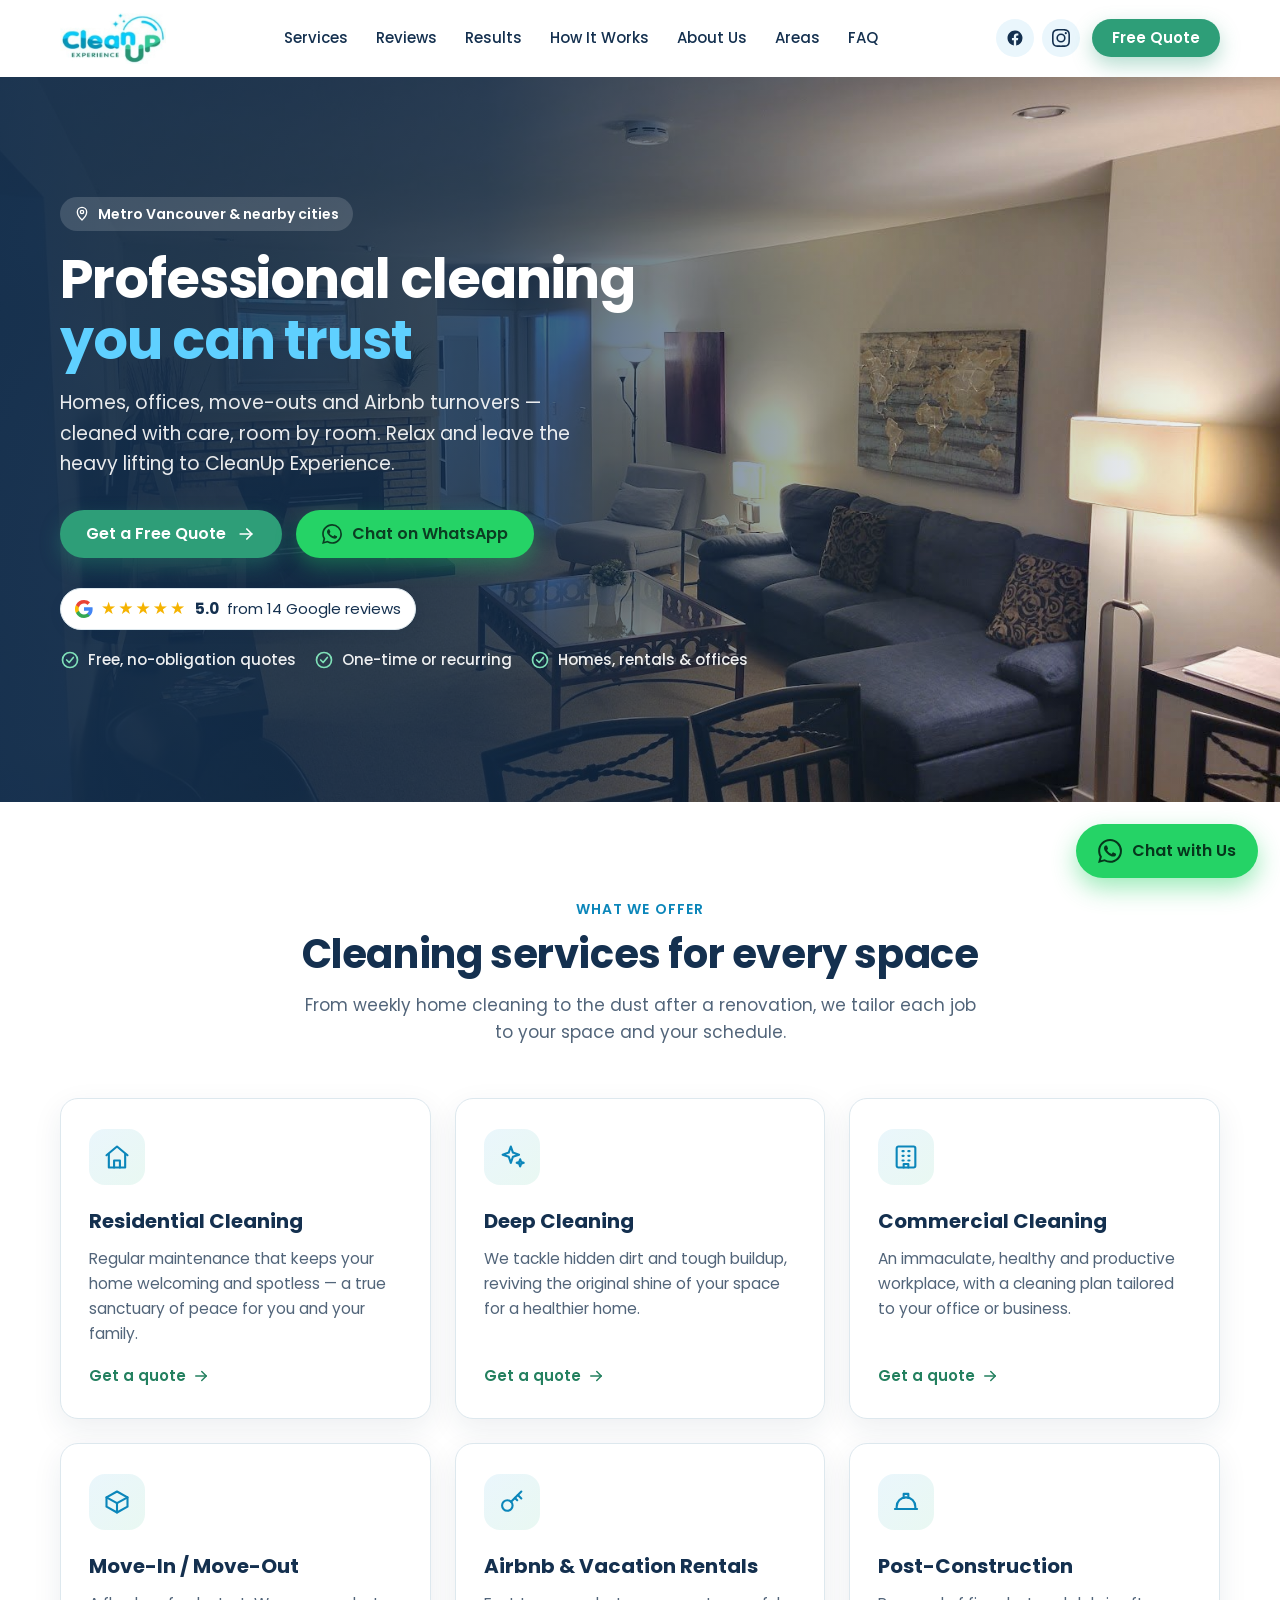
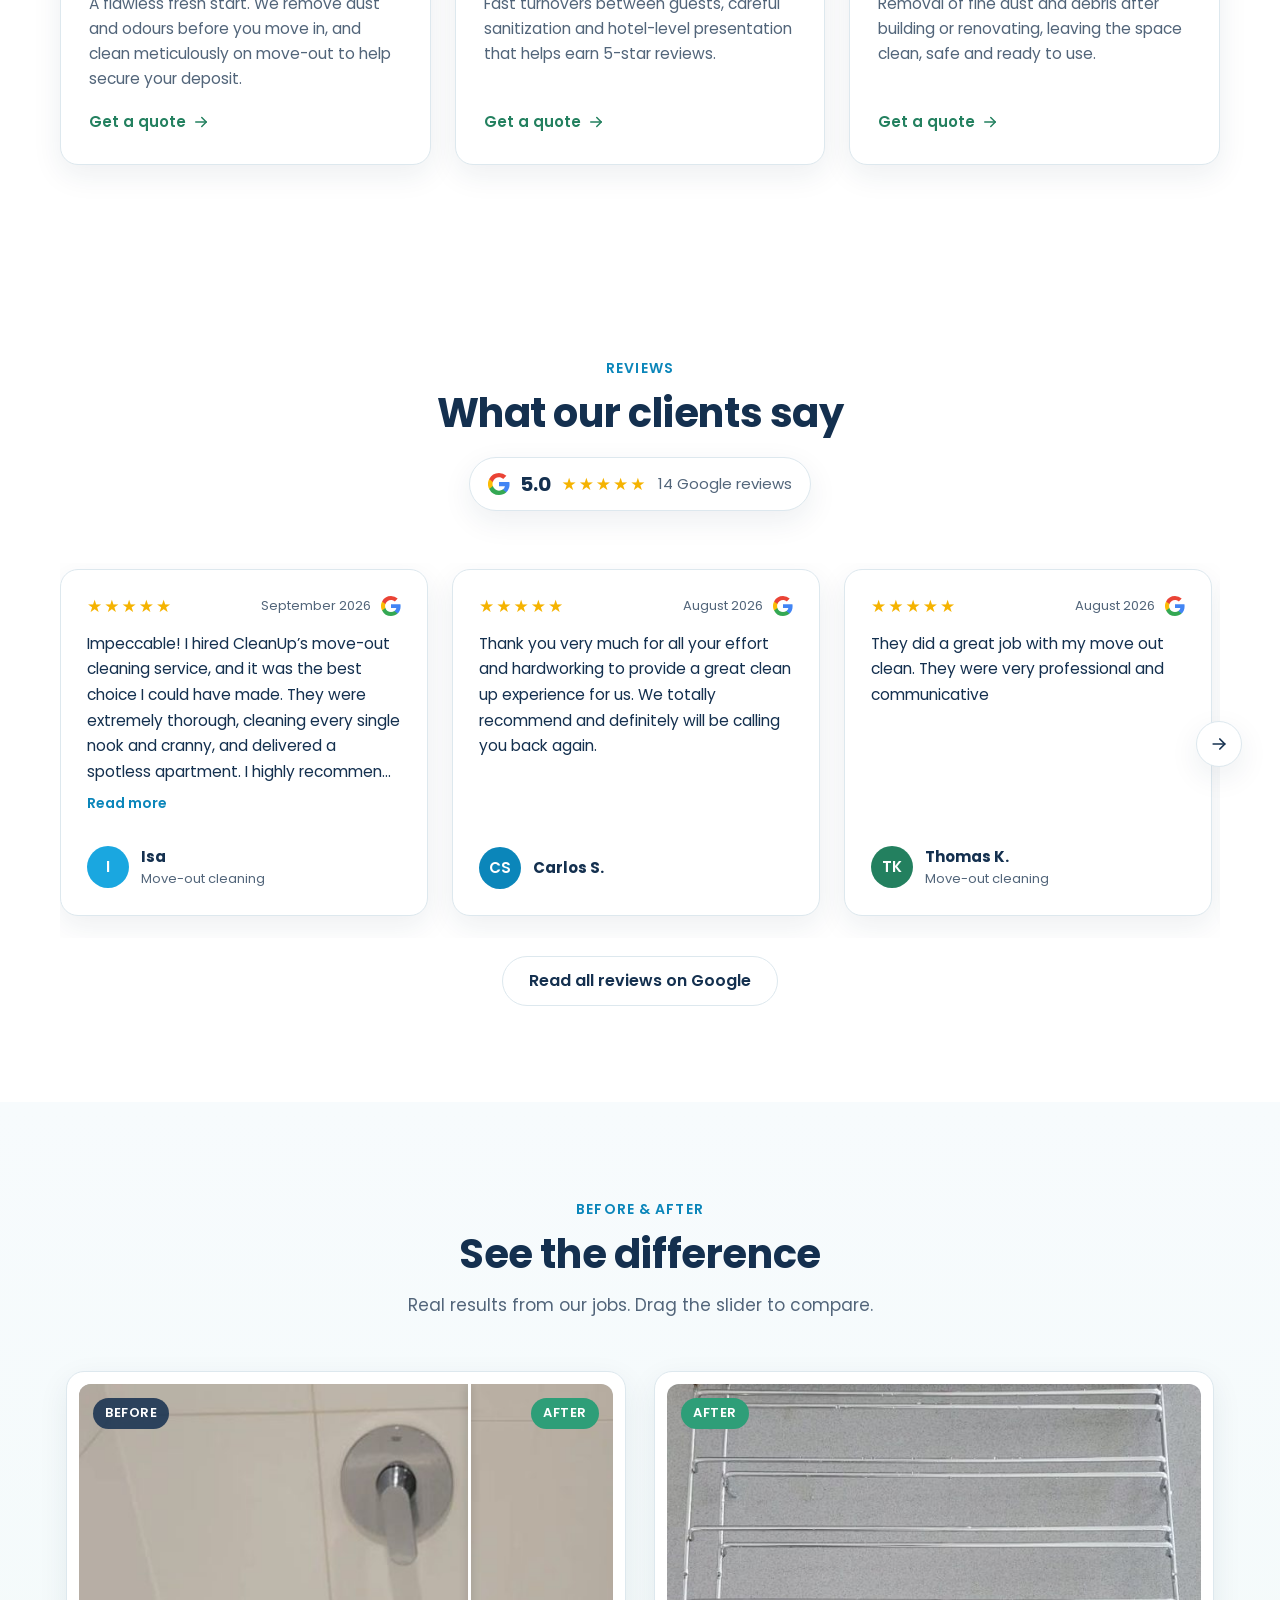
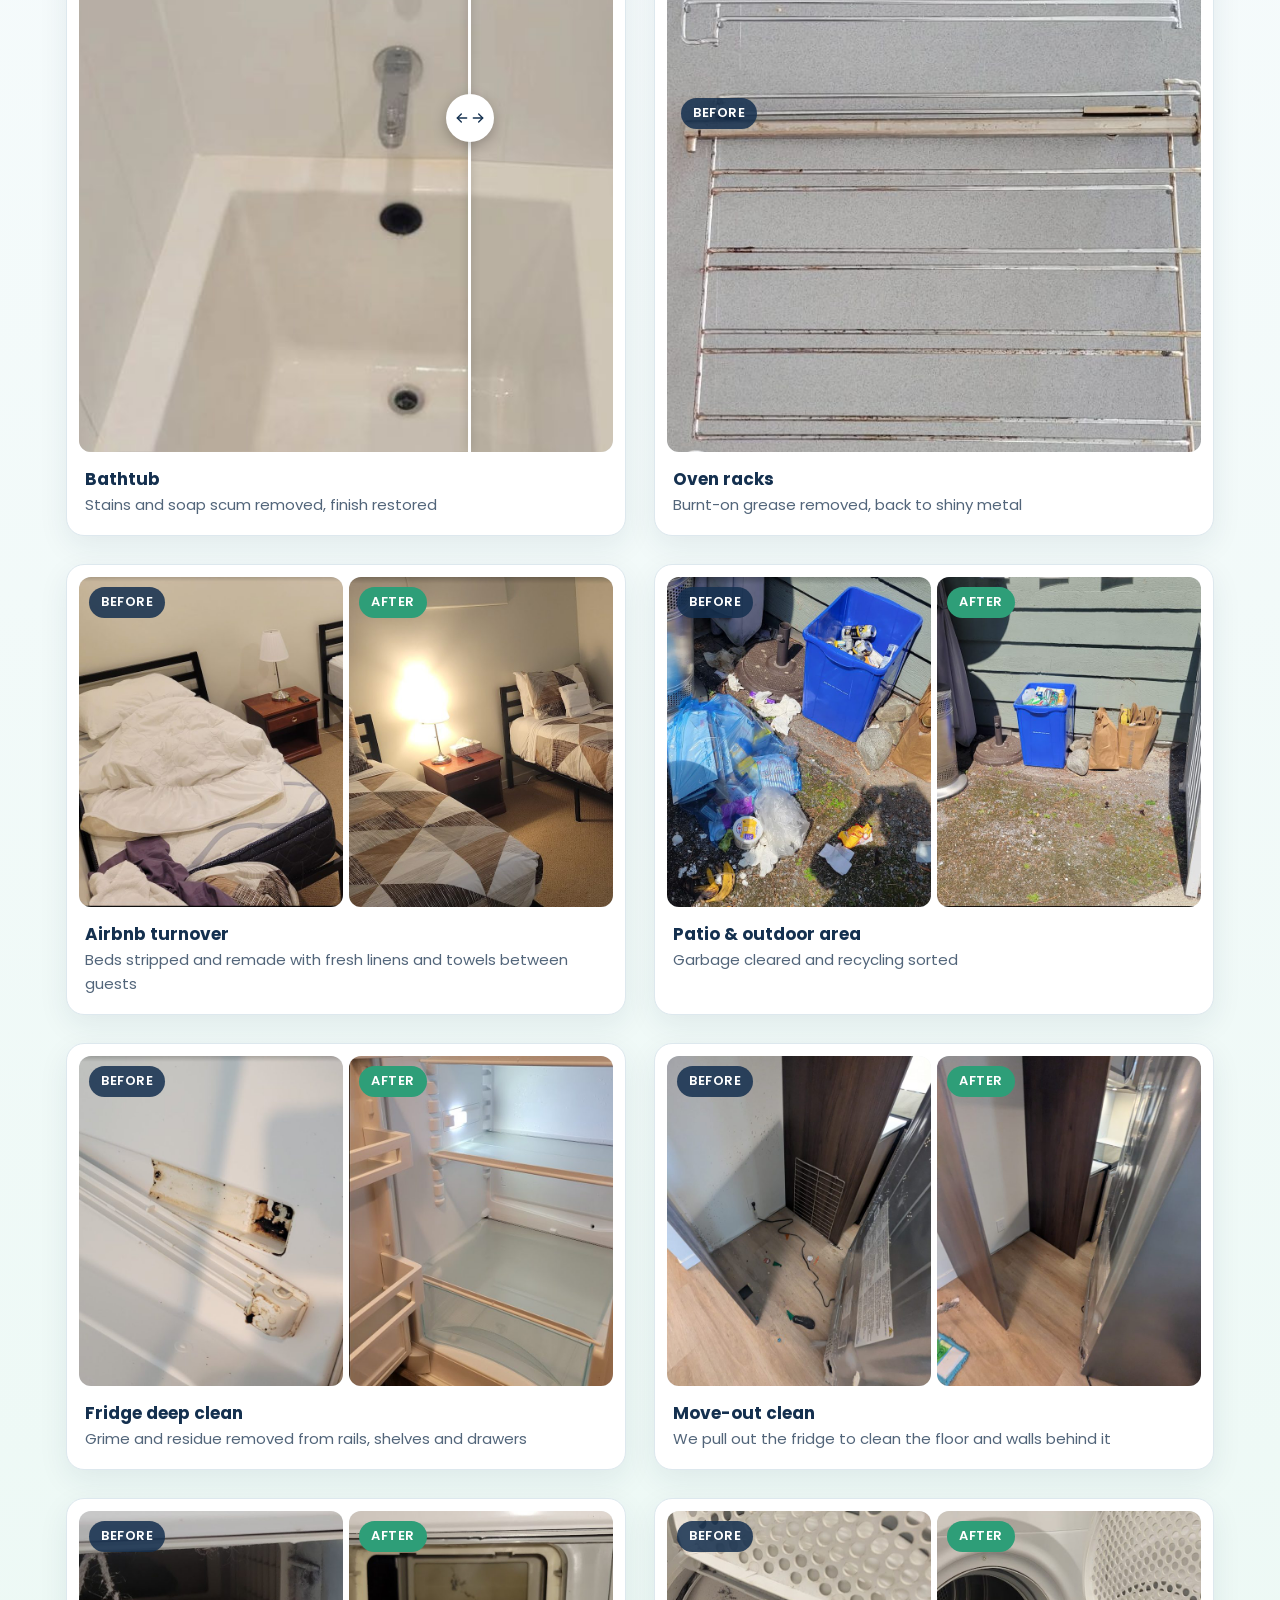
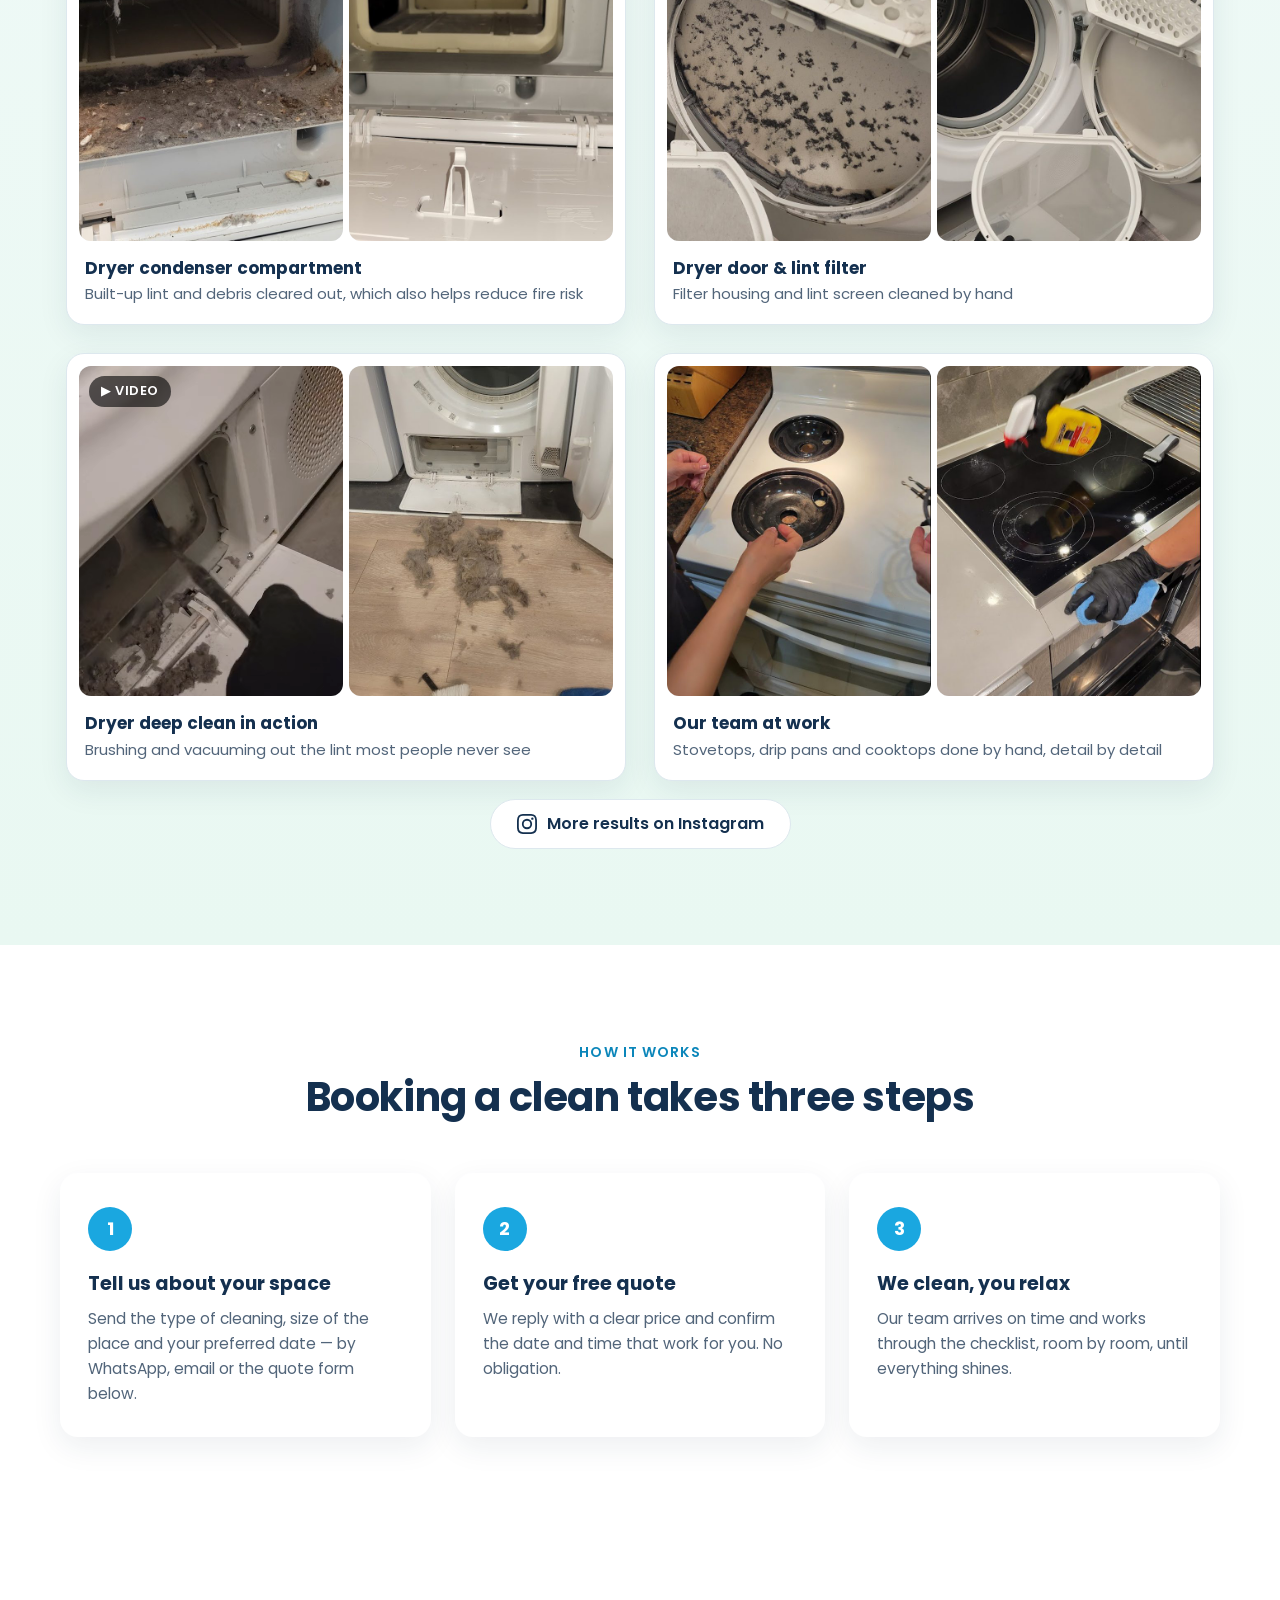
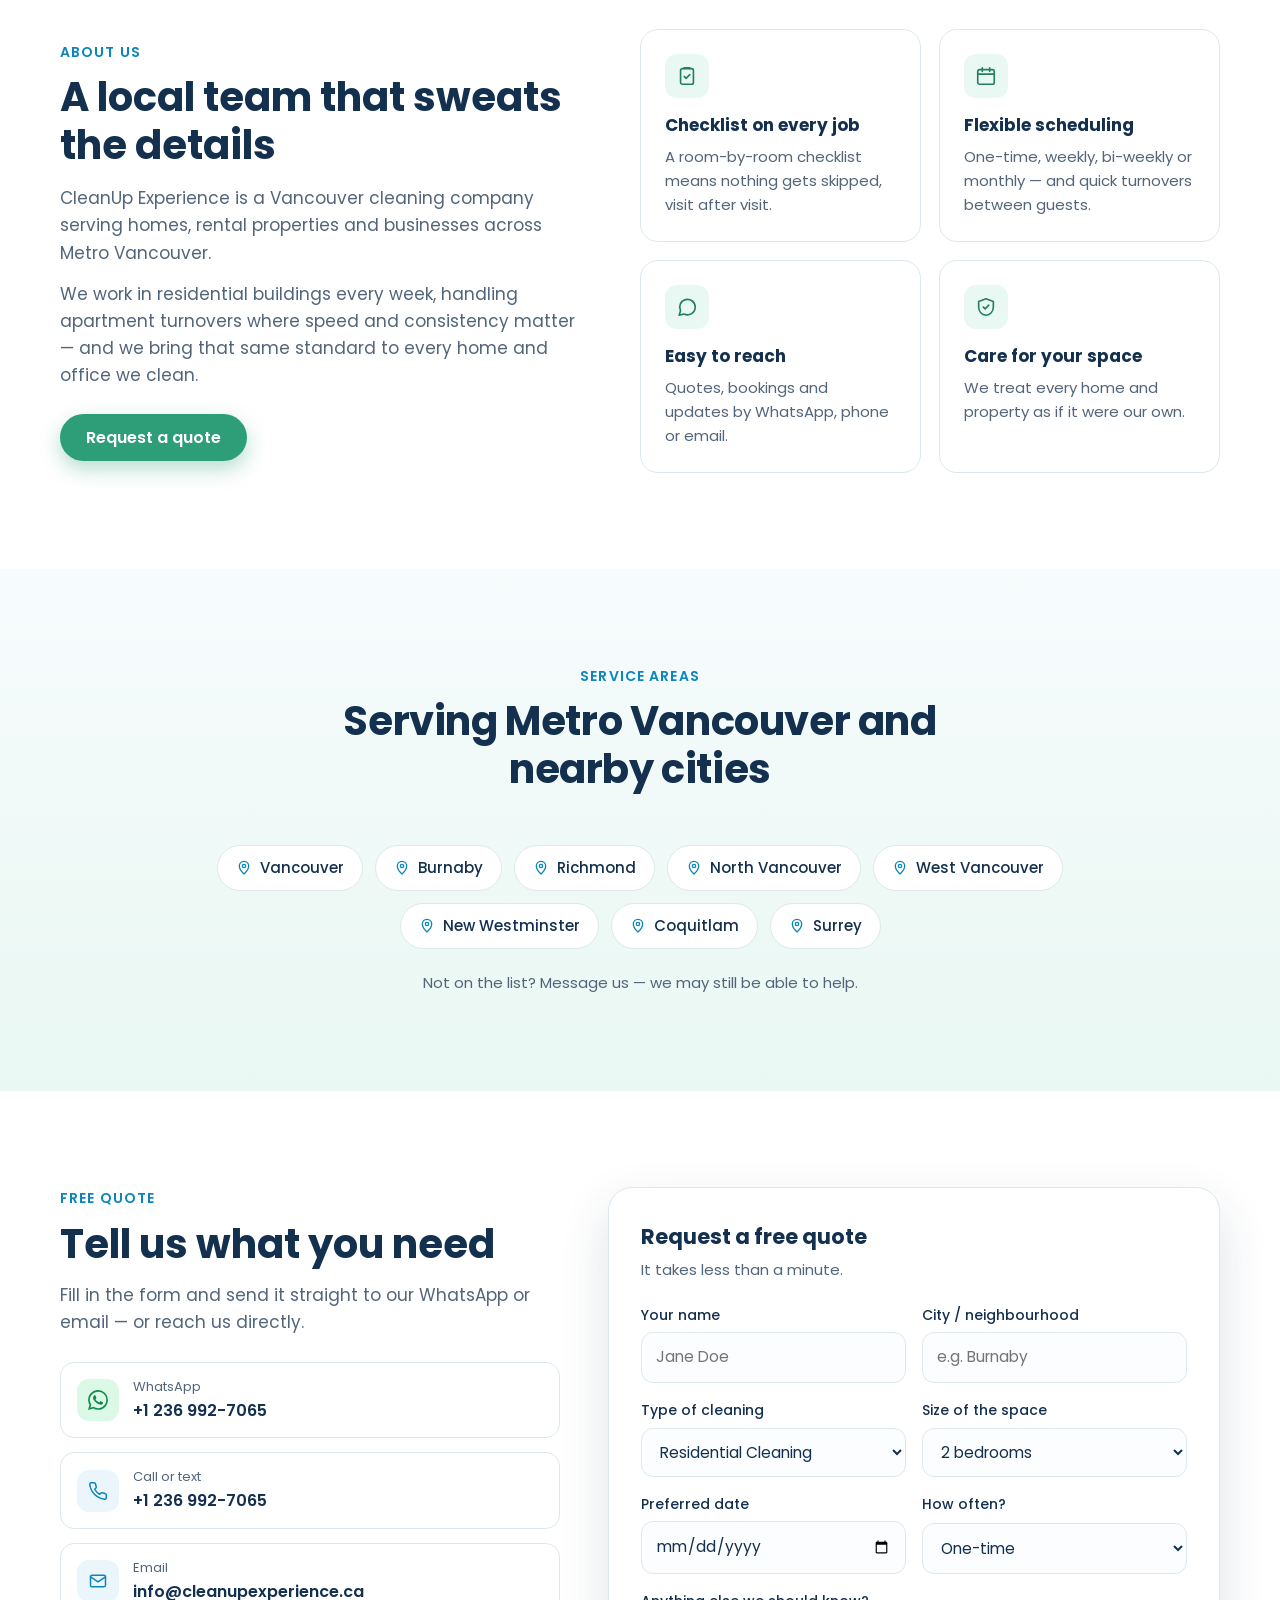
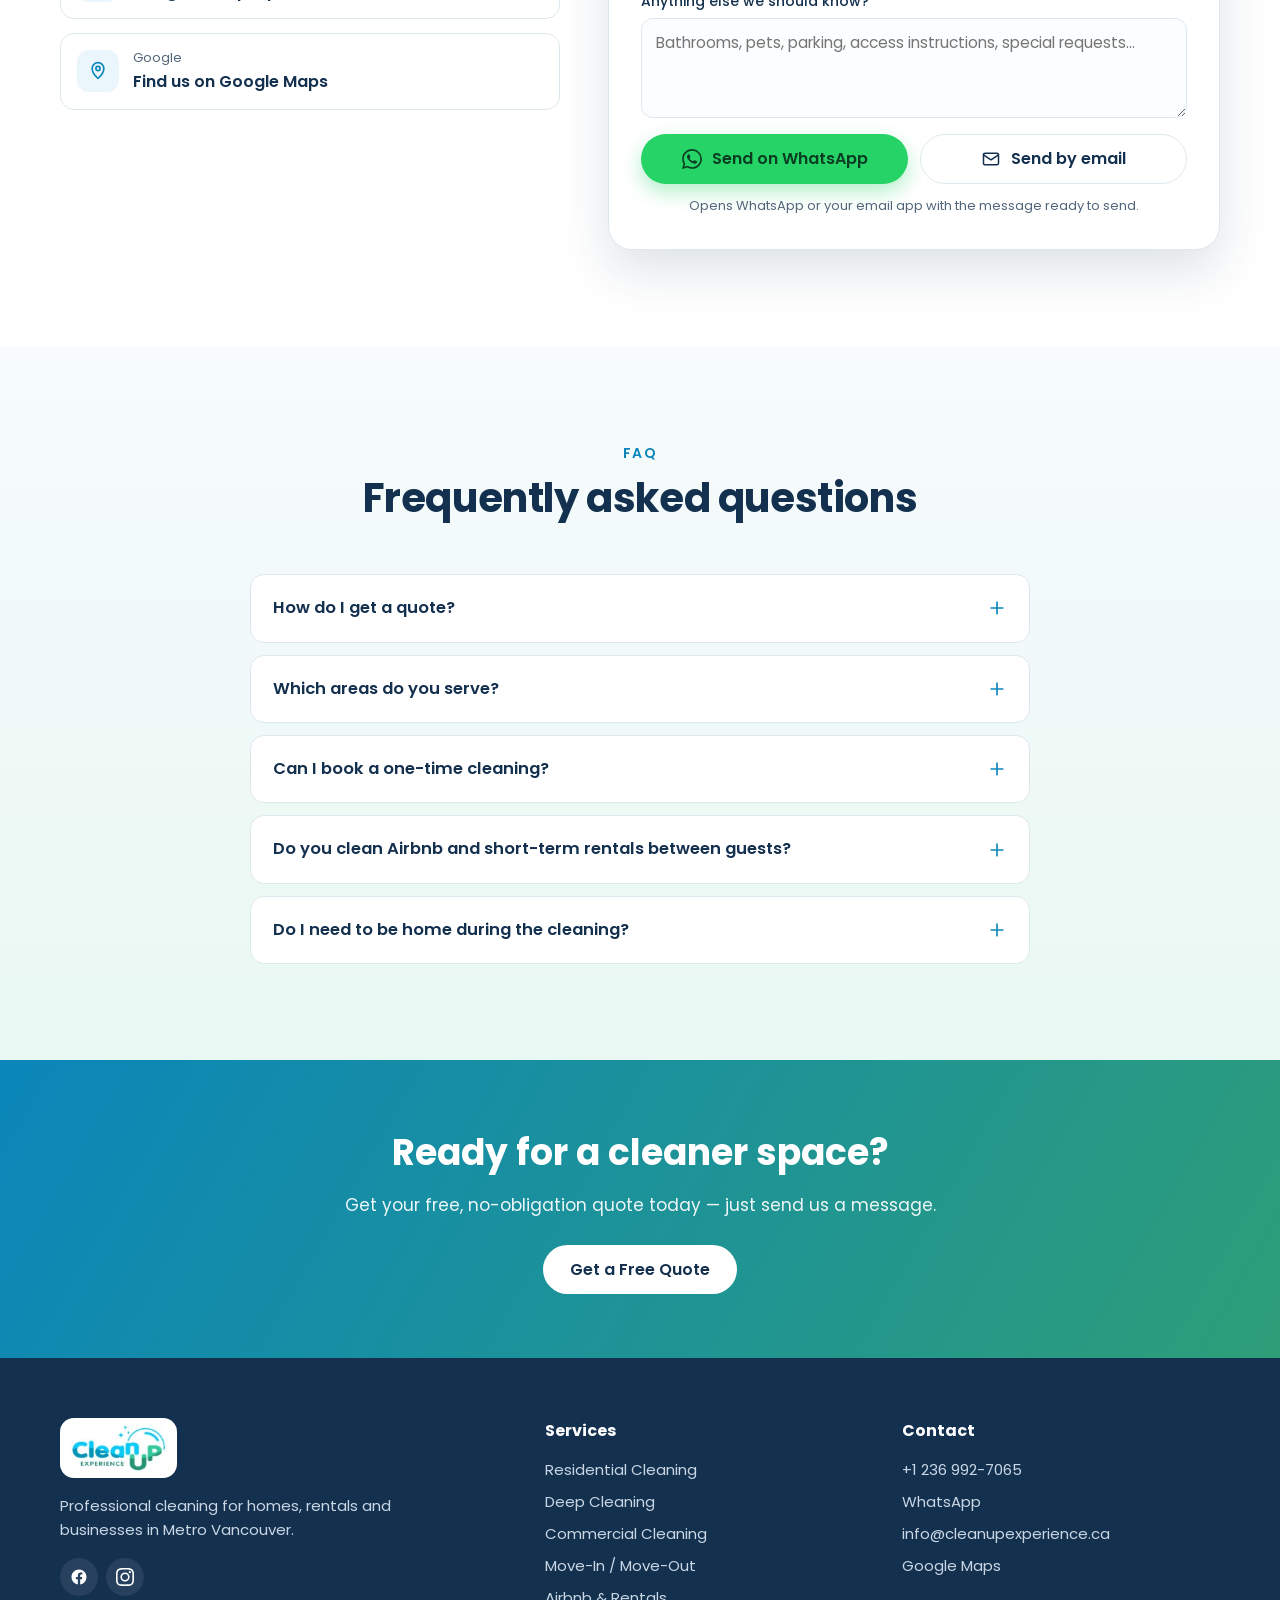
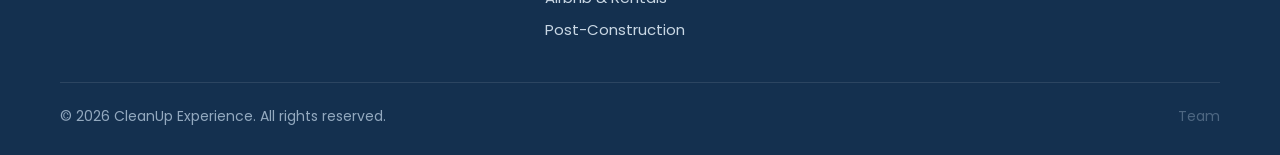
<file: index.html>
<!DOCTYPE html>
<html lang="en" class="no-js">
<head>
  <meta charset="UTF-8">
  <meta name="viewport" content="width=device-width, initial-scale=1.0">
  <title>CleanUp Experience | House, Airbnb &amp; Commercial Cleaning in Metro Vancouver</title>
  <meta name="description" content="Professional residential, deep, move-in/move-out, Airbnb turnover, commercial and post-construction cleaning in Vancouver and Metro Vancouver. Get a free quote on WhatsApp.">
  <link rel="canonical" href="https://cleanupexperience.ca/">
  <meta name="theme-color" content="#1aa7e0">

  <!-- Open Graph / social sharing -->
  <meta property="og:type" content="website">
  <meta property="og:site_name" content="CleanUp Experience">
  <meta property="og:title" content="CleanUp Experience | Professional Cleaning in Metro Vancouver">
  <meta property="og:description" content="Residential, deep, move-in/out, Airbnb, commercial and post-construction cleaning. Free quotes on WhatsApp.">
  <meta property="og:url" content="https://cleanupexperience.ca/">
  <meta property="og:image" content="https://cleanupexperience.ca/assets/og-image.jpg">
  <meta property="og:locale" content="en_CA">
  <meta name="twitter:card" content="summary_large_image">

  <!-- Icons -->
  <link rel="icon" href="/favicon.ico" sizes="any">
  <link rel="apple-touch-icon" href="/assets/apple-touch-icon.png">

  <!-- Fonts -->
  <link rel="preconnect" href="https://fonts.googleapis.com">
  <link rel="preconnect" href="https://fonts.gstatic.com" crossorigin>
  <link href="https://fonts.googleapis.com/css2?family=Poppins:wght@400;500;600;700&display=swap" rel="stylesheet">

  <link rel="preload" as="image" href="/assets/hero-living.jpg">
  <link rel="stylesheet" href="/styles.css">

  <!-- Structured data: helps Google show the business correctly -->
  <script type="application/ld+json">
  {
    "@context": "https://schema.org",
    "@type": "LocalBusiness",
    "@id": "https://cleanupexperience.ca/#business",
    "name": "CleanUp Experience",
    "description": "Residential, deep, move-in/move-out, Airbnb turnover, commercial and post-construction cleaning in Metro Vancouver.",
    "url": "https://cleanupexperience.ca/",
    "logo": "https://cleanupexperience.ca/assets/logo.png",
    "image": "https://cleanupexperience.ca/assets/og-image.jpg",
    "telephone": "+1-236-992-7065",
    "email": "info@cleanupexperience.ca",
    "address": { "@type": "PostalAddress", "addressLocality": "Vancouver", "addressRegion": "BC", "addressCountry": "CA" },
    "areaServed": ["Vancouver", "Burnaby", "Richmond", "North Vancouver", "West Vancouver", "New Westminster", "Coquitlam", "Surrey"],
    "hasMap": "https://www.google.com/maps?cid=1619210984086635699",
    "sameAs": [
      "https://www.facebook.com/profile.php?id=61576407746476",
      "https://www.instagram.com/cleanupexperience/"
    ]
  }
  </script>
  <script>document.documentElement.classList.remove('no-js');</script>
</head>
<body>

  <!-- Icon sprite (used with <svg><use href="#i-name"/></svg>) -->
  <svg width="0" height="0" style="position:absolute" aria-hidden="true">
    <defs>
      <symbol id="i-home" viewBox="0 0 24 24" fill="none" stroke-width="1.8" stroke-linecap="round" stroke-linejoin="round"><path d="M3 10.5 12 3l9 7.5"/><path d="M5 9.5V21h14V9.5"/><path d="M9.5 21v-6h5v6"/></symbol>
      <symbol id="i-sparkle" viewBox="0 0 24 24" fill="none" stroke-width="1.8" stroke-linecap="round" stroke-linejoin="round"><path d="M11 3l1.8 5.2L18 10l-5.2 1.8L11 17l-1.8-5.2L4 10l5.2-1.8z"/><path d="M19 14l.8 2.2L22 17l-2.2.8L19 20l-.8-2.2L16 17l2.2-.8z"/></symbol>
      <symbol id="i-building" viewBox="0 0 24 24" fill="none" stroke-width="1.8" stroke-linecap="round" stroke-linejoin="round"><rect x="4" y="3" width="16" height="18" rx="1.5"/><path d="M9 7h1M14 7h1M9 11h1M14 11h1M9 15h1M14 15h1"/><path d="M10 21v-3h4v3"/></symbol>
      <symbol id="i-box" viewBox="0 0 24 24" fill="none" stroke-width="1.8" stroke-linecap="round" stroke-linejoin="round"><path d="M21 8 12 3 3 8v8l9 5 9-5z"/><path d="m3 8 9 5 9-5"/><path d="M12 13v8"/></symbol>
      <symbol id="i-key" viewBox="0 0 24 24" fill="none" stroke-width="1.8" stroke-linecap="round" stroke-linejoin="round"><circle cx="8" cy="15" r="4.5"/><path d="m11.2 11.8 8.8-8.8"/><path d="m17 6 3 3"/><path d="m14.5 8.5 2 2"/></symbol>
      <symbol id="i-hardhat" viewBox="0 0 24 24" fill="none" stroke-width="1.8" stroke-linecap="round" stroke-linejoin="round"><path d="M2.5 18h19"/><path d="M4 18v-2a8 8 0 0 1 16 0v2"/><path d="M10 8.5V5h4v3.5"/></symbol>
      <symbol id="i-check" viewBox="0 0 24 24" fill="none" stroke-width="2.4" stroke-linecap="round" stroke-linejoin="round"><path d="M20 6 9 17l-5-5"/></symbol>
      <symbol id="i-check-circle" viewBox="0 0 24 24" fill="none" stroke-width="2" stroke-linecap="round" stroke-linejoin="round"><circle cx="12" cy="12" r="9"/><path d="m8 12 3 3 5-6"/></symbol>
      <symbol id="i-arrow" viewBox="0 0 24 24" fill="none" stroke-width="2" stroke-linecap="round" stroke-linejoin="round"><path d="M5 12h14"/><path d="m13 6 6 6-6 6"/></symbol>
      <symbol id="i-pin" viewBox="0 0 24 24" fill="none" stroke-width="2" stroke-linecap="round" stroke-linejoin="round"><path d="M12 21s7-6.2 7-12a7 7 0 0 0-14 0c0 5.8 7 12 7 12z"/><circle cx="12" cy="9" r="2.5"/></symbol>
      <symbol id="i-phone" viewBox="0 0 24 24" fill="none" stroke-width="1.8" stroke-linecap="round" stroke-linejoin="round"><path d="M22 16.9v3a2 2 0 0 1-2.2 2 19.8 19.8 0 0 1-8.6-3.1 19.5 19.5 0 0 1-6-6A19.8 19.8 0 0 1 2.1 4.2 2 2 0 0 1 4.1 2h3a2 2 0 0 1 2 1.7c.1 1 .4 1.9.7 2.8a2 2 0 0 1-.5 2.1L8 9.9a16 16 0 0 0 6 6l1.3-1.3a2 2 0 0 1 2.1-.4c.9.3 1.8.6 2.8.7a2 2 0 0 1 1.7 2z"/></symbol>
      <symbol id="i-mail" viewBox="0 0 24 24" fill="none" stroke-width="1.8" stroke-linecap="round" stroke-linejoin="round"><rect x="3" y="5" width="18" height="14" rx="2"/><path d="m3 7 9 6 9-6"/></symbol>
      <symbol id="i-clipboard" viewBox="0 0 24 24" fill="none" stroke-width="1.8" stroke-linecap="round" stroke-linejoin="round"><rect x="5" y="4" width="14" height="17" rx="2"/><path d="M9 4V3h6v1"/><path d="m9 12.5 2 2 4-4"/></symbol>
      <symbol id="i-calendar" viewBox="0 0 24 24" fill="none" stroke-width="1.8" stroke-linecap="round" stroke-linejoin="round"><rect x="3" y="5" width="18" height="16" rx="2"/><path d="M3 10h18M8 3v4M16 3v4"/></symbol>
      <symbol id="i-chat" viewBox="0 0 24 24" fill="none" stroke-width="1.8" stroke-linecap="round" stroke-linejoin="round"><path d="M21 12a8.5 8.5 0 0 1-12.3 7.6L3.5 21l1.4-5A8.5 8.5 0 1 1 21 12z"/></symbol>
      <symbol id="i-shield" viewBox="0 0 24 24" fill="none" stroke-width="1.8" stroke-linecap="round" stroke-linejoin="round"><path d="M12 3 4 6v6c0 5 3.4 8.4 8 9 4.6-.6 8-4 8-9V6z"/><path d="m9 12 2 2 4-4"/></symbol>
      <symbol id="i-plus" viewBox="0 0 24 24" fill="none" stroke-width="2" stroke-linecap="round"><path d="M12 5v14M5 12h14"/></symbol>
      <symbol id="i-menu" viewBox="0 0 24 24" fill="none" stroke-width="2" stroke-linecap="round"><path d="M4 7h16M4 12h16M4 17h16"/></symbol>
      <symbol id="i-close" viewBox="0 0 24 24" fill="none" stroke-width="2" stroke-linecap="round"><path d="M6 6l12 12M18 6 6 18"/></symbol>
      <symbol id="i-whatsapp" viewBox="0 0 24 24"><path d="M17.472 14.382c-.297-.149-1.758-.867-2.03-.967-.273-.099-.471-.148-.67.15-.197.297-.767.966-.94 1.164-.173.199-.347.223-.644.075-.297-.15-1.255-.463-2.39-1.475-.883-.788-1.48-1.761-1.653-2.059-.173-.297-.018-.458.13-.606.134-.133.298-.347.446-.52.149-.174.198-.298.298-.497.099-.198.05-.371-.025-.52-.075-.149-.669-1.612-.916-2.207-.242-.579-.487-.5-.669-.51-.173-.008-.371-.01-.57-.01-.198 0-.52.074-.792.372-.272.297-1.04 1.016-1.04 2.479 0 1.462 1.065 2.875 1.213 3.074.149.198 2.096 3.2 5.077 4.487.709.306 1.262.489 1.694.625.712.227 1.36.195 1.871.118.571-.085 1.758-.719 2.006-1.413.248-.694.248-1.289.173-1.413-.074-.124-.272-.198-.57-.347m-5.421 7.403h-.004a9.87 9.87 0 0 1-5.031-1.378l-.361-.214-3.741.982.998-3.648-.235-.374a9.86 9.86 0 0 1-1.51-5.26c.001-5.45 4.436-9.884 9.888-9.884 2.64 0 5.122 1.03 6.988 2.898a9.825 9.825 0 0 1 2.893 6.994c-.003 5.45-4.437 9.884-9.885 9.884m8.413-18.297A11.815 11.815 0 0 0 12.05 0C5.495 0 .16 5.335.157 11.892c0 2.096.547 4.142 1.588 5.945L.057 24l6.305-1.654a11.882 11.882 0 0 0 5.683 1.448h.005c6.554 0 11.89-5.335 11.893-11.893a11.821 11.821 0 0 0-3.48-8.413Z"/></symbol>
      <symbol id="i-facebook" viewBox="0 0 24 24"><path d="M12 2.04C6.5 2.04 2 6.53 2 12.06c0 5 3.66 9.15 8.44 9.9v-7H7.9v-2.9h2.54V9.85c0-2.51 1.49-3.89 3.78-3.89 1.09 0 2.23.19 2.23.19v2.47h-1.26c-1.24 0-1.63.77-1.63 1.56v1.88h2.78l-.45 2.9h-2.33v7a10 10 0 0 0 8.44-9.9c0-5.53-4.5-10.02-10-10.02Z"/></symbol>
      <symbol id="i-instagram" viewBox="0 0 24 24"><path d="M12 2.16c3.2 0 3.58.01 4.85.07 3.25.15 4.77 1.69 4.92 4.92.06 1.27.07 1.65.07 4.85s-.01 3.58-.07 4.85c-.15 3.23-1.66 4.77-4.92 4.92-1.27.06-1.64.07-4.85.07s-3.58-.01-4.85-.07c-3.26-.15-4.77-1.7-4.92-4.92-.06-1.27-.07-1.64-.07-4.85s.01-3.58.07-4.85C2.38 3.92 3.9 2.38 7.15 2.23 8.42 2.17 8.8 2.16 12 2.16ZM12 0C8.74 0 8.33.01 7.05.07 2.7.27.27 2.69.07 7.05.01 8.33 0 8.74 0 12s.01 3.67.07 4.95c.2 4.36 2.62 6.78 6.98 6.98C8.33 23.99 8.74 24 12 24s3.67-.01 4.95-.07c4.35-.2 6.78-2.62 6.98-6.98.06-1.28.07-1.69.07-4.95s-.01-3.67-.07-4.95c-.2-4.35-2.62-6.78-6.98-6.98C15.67.01 15.26 0 12 0Zm0 5.84a6.16 6.16 0 1 0 0 12.32 6.16 6.16 0 0 0 0-12.32ZM12 16a4 4 0 1 1 0-8 4 4 0 0 1 0 8Zm6.41-11.85a1.44 1.44 0 1 0 0 2.88 1.44 1.44 0 0 0 0-2.88Z"/></symbol>
      <symbol id="i-google" viewBox="0 0 24 24"><path fill="#4285F4" d="M23.52 12.27c0-.85-.08-1.67-.22-2.45H12v4.63h6.46a5.52 5.52 0 0 1-2.4 3.63v3h3.88c2.27-2.1 3.58-5.18 3.58-8.81Z"/><path fill="#34A853" d="M12 24c3.24 0 5.96-1.07 7.94-2.91l-3.88-3.01c-1.07.72-2.45 1.15-4.06 1.15-3.12 0-5.77-2.11-6.71-4.95H1.28v3.11A12 12 0 0 0 12 24Z"/><path fill="#FBBC05" d="M5.29 14.28a7.2 7.2 0 0 1 0-4.56V6.61H1.28a12 12 0 0 0 0 10.78l4.01-3.11Z"/><path fill="#EA4335" d="M12 4.77c1.76 0 3.34.61 4.59 1.8l3.44-3.44A11.97 11.97 0 0 0 12 0 12 12 0 0 0 1.28 6.61l4.01 3.11C6.23 6.88 8.88 4.77 12 4.77Z"/></symbol>
    </defs>
  </svg>

  <a class="skip-link" href="#main">Skip to content</a>

  <!-- ================= HEADER ================= -->
  <header class="site-header" id="top">
    <div class="container header-inner">
      <a class="brand" href="#top" aria-label="CleanUp Experience — home">
        <picture>
          <source srcset="/assets/logo-sm.webp 1x, /assets/logo.webp 2x" type="image/webp">
          <img src="/assets/logo-sm.png" alt="CleanUp Experience" width="106" height="52">
        </picture>
      </a>

      <nav class="main-nav" id="main-nav" aria-label="Main">
        <a href="#services">Services</a>
        <a href="#reviews">Reviews</a>
        <a href="#results">Results</a>
        <a href="#how">How It Works</a>
        <a href="#about">About Us</a>
        <a href="#areas">Areas</a>
        <a href="#faq">FAQ</a>
        <a href="#quote" class="btn btn-primary nav-cta">Get a Free Quote</a>
      </nav>

      <div class="header-actions">
        <div class="social">
          <a href="https://www.facebook.com/profile.php?id=61576407746476" target="_blank" rel="noopener" aria-label="CleanUp Experience on Facebook"><svg aria-hidden="true"><use href="#i-facebook"/></svg></a>
          <a href="https://www.instagram.com/cleanupexperience/" target="_blank" rel="noopener" aria-label="CleanUp Experience on Instagram"><svg aria-hidden="true"><use href="#i-instagram"/></svg></a>
        </div>
        <a href="#quote" class="btn btn-primary btn-sm">Free Quote</a>
        <button class="menu-toggle" type="button" aria-controls="main-nav" aria-expanded="false" aria-label="Open menu">
          <svg class="icon-open" aria-hidden="true"><use href="#i-menu"/></svg>
          <svg class="icon-close" aria-hidden="true"><use href="#i-close"/></svg>
        </button>
      </div>
    </div>
  </header>

  <main id="main">

    <!-- ================= HERO ================= -->
    <section class="hero hero--photo">
      <div class="container hero-grid">
        <div>
          <span class="eyebrow"><svg aria-hidden="true"><use href="#i-pin"/></svg>Metro Vancouver &amp; nearby cities</span>
          <h1>Professional cleaning <span class="hl">you can trust</span></h1>
          <p class="lead">Homes, offices, move-outs and Airbnb turnovers — cleaned with care, room by room. Relax and leave the heavy lifting to CleanUp Experience.</p>
          <div class="hero-ctas">
            <a href="#quote" class="btn btn-primary">Get a Free Quote <svg aria-hidden="true" stroke="currentColor"><use href="#i-arrow"/></svg></a>
            <a href="https://wa.me/12369927065?text=Hi!%20I'd%20like%20a%20cleaning%20quote." class="btn btn-wa" target="_blank" rel="noopener"><svg aria-hidden="true"><use href="#i-whatsapp"/></svg>Chat on WhatsApp</a>
          </div>
          <a class="hero-rating" href="#reviews"><svg aria-hidden="true"><use href="#i-google"/></svg><span class="stars" aria-hidden="true">★★★★★</span><strong>5.0</strong> from 14 Google reviews</a>
          <ul class="chips">
            <li><svg aria-hidden="true"><use href="#i-check-circle"/></svg>Free, no-obligation quotes</li>
            <li><svg aria-hidden="true"><use href="#i-check-circle"/></svg>One-time or recurring</li>
            <li><svg aria-hidden="true"><use href="#i-check-circle"/></svg>Homes, rentals &amp; offices</li>
          </ul>
        </div>
      </div>
    </section>

    <!-- ================= SERVICES ================= -->
    <section class="section" id="services">
      <div class="container">
        <div class="section-head reveal">
          <p class="kicker">What we offer</p>
          <h2>Cleaning services for every space</h2>
          <p>From weekly home cleaning to the dust after a renovation, we tailor each job to your space and your schedule.</p>
        </div>

        <div class="services-grid">
          <article class="service reveal">
            <div class="icon"><svg aria-hidden="true"><use href="#i-home"/></svg></div>
            <h3>Residential Cleaning</h3>
            <p>Regular maintenance that keeps your home welcoming and spotless — a true sanctuary of peace for you and your family.</p>
            <a class="more" href="#quote" data-service="Residential Cleaning">Get a quote <svg aria-hidden="true"><use href="#i-arrow"/></svg></a>
          </article>
          <article class="service reveal">
            <div class="icon"><svg aria-hidden="true"><use href="#i-sparkle"/></svg></div>
            <h3>Deep Cleaning</h3>
            <p>We tackle hidden dirt and tough buildup, reviving the original shine of your space for a healthier home.</p>
            <a class="more" href="#quote" data-service="Deep Cleaning">Get a quote <svg aria-hidden="true"><use href="#i-arrow"/></svg></a>
          </article>
          <article class="service reveal">
            <div class="icon"><svg aria-hidden="true"><use href="#i-building"/></svg></div>
            <h3>Commercial Cleaning</h3>
            <p>An immaculate, healthy and productive workplace, with a cleaning plan tailored to your office or business.</p>
            <a class="more" href="#quote" data-service="Commercial Cleaning">Get a quote <svg aria-hidden="true"><use href="#i-arrow"/></svg></a>
          </article>
          <article class="service reveal">
            <div class="icon"><svg aria-hidden="true"><use href="#i-box"/></svg></div>
            <h3>Move-In / Move-Out</h3>
            <p>A flawless fresh start. We remove dust and odours before you move in, and clean meticulously on move-out to help secure your deposit.</p>
            <a class="more" href="#quote" data-service="Move-In / Move-Out">Get a quote <svg aria-hidden="true"><use href="#i-arrow"/></svg></a>
          </article>
          <article class="service reveal">
            <div class="icon"><svg aria-hidden="true"><use href="#i-key"/></svg></div>
            <h3>Airbnb &amp; Vacation Rentals</h3>
            <p>Fast turnovers between guests, careful sanitization and hotel-level presentation that helps earn 5-star reviews.</p>
            <a class="more" href="#quote" data-service="Airbnb / Vacation Rental">Get a quote <svg aria-hidden="true"><use href="#i-arrow"/></svg></a>
          </article>
          <article class="service reveal">
            <div class="icon"><svg aria-hidden="true"><use href="#i-hardhat"/></svg></div>
            <h3>Post-Construction</h3>
            <p>Removal of fine dust and debris after building or renovating, leaving the space clean, safe and ready to use.</p>
            <a class="more" href="#quote" data-service="Post-Construction">Get a quote <svg aria-hidden="true"><use href="#i-arrow"/></svg></a>
          </article>
        </div>
      </div>
    </section>

    <!-- ================= REVIEWS (real Google reviews — keep in sync with Google Maps) ================= -->
    <section class="section" id="reviews">
      <div class="container">
        <div class="section-head reveal">
          <p class="kicker">Reviews</p>
          <h2>What our clients say</h2>
          <a class="rating-badge" href="https://www.google.com/maps?cid=1619210984086635699" target="_blank" rel="noopener">
            <svg aria-hidden="true"><use href="#i-google"/></svg>
            <span class="rating-num">5.0</span>
            <span class="stars" aria-hidden="true">★★★★★</span>
            <span class="rating-count">14 Google reviews</span>
          </a>
        </div>
        <div class="reviews-wrap">
          <button class="rev-nav prev" type="button" aria-label="Previous reviews"><svg aria-hidden="true"><use href="#i-arrow"/></svg></button>
          <div class="reviews-track" id="reviews-track" tabindex="0" aria-label="Google reviews">
          <figure class="review">
            <div class="review-top"><span class="stars" aria-label="5 out of 5 stars">★★★★★</span><time class="review-date" datetime="2026-09">September 2026</time><svg class="g-logo" aria-label="Google review" role="img"><use href="#i-google"/></svg></div>
            <blockquote>Impeccable! I hired CleanUp’s move-out cleaning service, and it was the best choice I could have made. They were extremely thorough, cleaning every single nook and cranny, and delivered a spotless apartment. I highly recommend their service.</blockquote>
            <figcaption><span class="avatar" style="background:#1aa7e0">I</span><span><strong>Isa</strong><span class="review-tag">Move-out cleaning</span></span></figcaption>
          </figure>
          <figure class="review">
            <div class="review-top"><span class="stars" aria-label="5 out of 5 stars">★★★★★</span><time class="review-date" datetime="2026-08">August 2026</time><svg class="g-logo" aria-label="Google review" role="img"><use href="#i-google"/></svg></div>
            <blockquote>Thank you very much for all your effort and hardworking to provide a great clean up experience for us. We totally recommend and definitely will be calling you back again.</blockquote>
            <figcaption><span class="avatar" style="background:#0b86ba">CS</span><span><strong>Carlos S.</strong></span></figcaption>
          </figure>
          <figure class="review">
            <div class="review-top"><span class="stars" aria-label="5 out of 5 stars">★★★★★</span><time class="review-date" datetime="2026-08">August 2026</time><svg class="g-logo" aria-label="Google review" role="img"><use href="#i-google"/></svg></div>
            <blockquote>They did a great job with my move out clean. They were very professional and communicative</blockquote>
            <figcaption><span class="avatar" style="background:#23805f">TK</span><span><strong>Thomas K.</strong><span class="review-tag">Move-out cleaning</span></span></figcaption>
          </figure>
          <figure class="review">
            <div class="review-top"><span class="stars" aria-label="5 out of 5 stars">★★★★★</span><time class="review-date" datetime="2026-07">July 2026</time><svg class="g-logo" aria-label="Google review" role="img"><use href="#i-google"/></svg></div>
            <blockquote>They cleaned a basement for me and left it way better than how I had it before I moved in. They found dirt in places I didn’t even realize were dirty. They worked fast and professionally, so I definitely recommend their services.</blockquote>
            <figcaption><span class="avatar" style="background:#2e9e78">JT</span><span><strong>Juarez T.</strong><span class="review-tag">Basement cleaning</span></span></figcaption>
          </figure>
          <figure class="review">
            <div class="review-top"><span class="stars" aria-label="5 out of 5 stars">★★★★★</span><time class="review-date" datetime="2026-05">May 2026</time><svg class="g-logo" aria-label="Google review" role="img"><use href="#i-google"/></svg></div>
            <blockquote>Been using this service for over a year, very pleased and would highly recommend!</blockquote>
            <figcaption><span class="avatar" style="background:#1f4570">GG</span><span><strong>Grace G.</strong><span class="review-tag">Regular client</span></span></figcaption>
          </figure>
          <figure class="review">
            <div class="review-top"><span class="stars" aria-label="5 out of 5 stars">★★★★★</span><time class="review-date" datetime="2026-04">April 2026</time><svg class="g-logo" aria-label="Google review" role="img"><use href="#i-google"/></svg></div>
            <blockquote>Had a great experience with Cleanup Experience! They even moved large appliances and cleaned all the hard-to-reach spots, which made a huge difference. Super detailed work. I’d definitely recommend them and will be hiring them again!</blockquote>
            <figcaption><span class="avatar" style="background:#0b86ba">PS</span><span><strong>Paula S.</strong><span class="review-tag">Deep cleaning</span></span></figcaption>
          </figure>
          <figure class="review">
            <div class="review-top"><span class="stars" aria-label="5 out of 5 stars">★★★★★</span><time class="review-date" datetime="2026-04">April 2026</time><svg class="g-logo" aria-label="Google review" role="img"><use href="#i-google"/></svg></div>
            <blockquote>I had an amazing experience with this cleaning company! They did a move-out cleaning for my home, and everything was absolutely spotless. They are extremely detail-oriented and cleaned areas I didn’t even think needed cleaning 😂. The quality of their work is outstanding. I highly recommend them!</blockquote>
            <figcaption><span class="avatar" style="background:#23805f">KF</span><span><strong>Karla F.</strong><span class="review-tag">Move-out cleaning</span></span></figcaption>
          </figure>
          <figure class="review">
            <div class="review-top"><span class="stars" aria-label="5 out of 5 stars">★★★★★</span><time class="review-date" datetime="2026-04">April 2026</time><svg class="g-logo" aria-label="Google review" role="img"><use href="#i-google"/></svg></div>
            <blockquote>They are absolutely fantastic and always exceed expectations. They are consistently punctual and extremely reliable, which makes a huge difference. I’ve known them for quite a while, and their consistency has never changed. Their attention to detail is impressive — they are truly very detailed in everything they do. Communication is always clear, professional, and efficient. I highly recommend their services without hesitation.</blockquote>
            <figcaption><span class="avatar" style="background:#1f4570">TP</span><span><strong>Thayna P.</strong></span></figcaption>
          </figure>
          <figure class="review">
            <div class="review-top"><span class="stars" aria-label="5 out of 5 stars">★★★★★</span><time class="review-date" datetime="2026-04">April 2026</time><svg class="g-logo" aria-label="Google review" role="img"><use href="#i-google"/></svg></div>
            <blockquote>Michelle is absolutely the best! She's honest with her timing, trustworthy, and care about the details. We can't think of another company to clean our house. We're extremely happy and grateful that Cleanup Experience is taking care of our home!!!</blockquote>
            <figcaption><span class="avatar" style="background:#2e9e78">MD</span><span><strong>Mariana S.</strong><span class="review-tag">Home cleaning</span></span></figcaption>
          </figure>
          <figure class="review">
            <div class="review-top"><span class="stars" aria-label="5 out of 5 stars">★★★★★</span><time class="review-date" datetime="2026-03">March 2026</time><svg class="g-logo" aria-label="Google review" role="img"><use href="#i-google"/></svg></div>
            <blockquote>I hired Clean-up experience for my move in and move out process. I had an amazing experience. Both apartments were spotless clean and the level of professionalism was high. They brought all the supplies. I only had to give them the keys. Amazing!</blockquote>
            <figcaption><span class="avatar" style="background:#14304f">RR</span><span><strong>Rafael B.</strong><span class="review-tag">Move-in &amp; move-out</span></span></figcaption>
          </figure>
          <figure class="review">
            <div class="review-top"><span class="stars" aria-label="5 out of 5 stars">★★★★★</span><time class="review-date" datetime="2026-03">March 2026</time><svg class="g-logo" aria-label="Google review" role="img"><use href="#i-google"/></svg></div>
            <blockquote>The cleaning was absolutely perfect — truly impeccable. Every detail was handled with great care, and the stove looks like new again. I was also very impressed with the speed and efficiency of the service. Everything was done quickly without compromising quality. Highly recommended!</blockquote>
            <figcaption><span class="avatar" style="background:#1aa7e0">AV</span><span><strong>Andrea V.</strong></span></figcaption>
          </figure>
          <figure class="review">
            <div class="review-top"><span class="stars" aria-label="5 out of 5 stars">★★★★★</span><time class="review-date" datetime="2026-03">March 2026</time><svg class="g-logo" aria-label="Google review" role="img"><use href="#i-google"/></svg></div>
            <blockquote>I love Michele's service, she's very careful, and leaves the house spotless just the way I like it! I highly recommend her!</blockquote>
            <figcaption><span class="avatar" style="background:#14304f">AA</span><span><strong>Ana R.</strong><span class="review-tag">Home cleaning</span></span></figcaption>
          </figure>
          </div>
          <button class="rev-nav next" type="button" aria-label="Next reviews"><svg aria-hidden="true"><use href="#i-arrow"/></svg></button>
        </div>
        <div class="reviews-cta">
          <a class="btn btn-ghost" href="https://www.google.com/maps?cid=1619210984086635699" target="_blank" rel="noopener">Read all reviews on Google</a>
        </div>
      </div>
    </section>

    <!-- ================= BEFORE & AFTER (real jobs) ================= -->
    <section class="section section-alt" id="results">
      <div class="container">
        <div class="section-head reveal">
          <p class="kicker">Before &amp; after</p>
          <h2>See the difference</h2>
          <p>Real results from our jobs. Drag the slider to compare.</p>
        </div>
        <div class="ba-grid">
          <figure class="ba-card reveal">
            <div class="ba-slider" style="--pos:50%">
              <img src="/assets/results/bathtub-after.jpg" alt="Bathtub after cleaning: bright white, no stains" width="620" height="680" loading="lazy">
              <img class="ba-before" src="/assets/results/bathtub-before.jpg" alt="Bathtub before cleaning: yellowed stains and soap scum" width="620" height="680" loading="lazy">
              <span class="ba-label ba-label-before">Before</span>
              <span class="ba-label ba-label-after">After</span>
              <span class="ba-handle" aria-hidden="true"><svg><use href="#i-arrow"/></svg><svg><use href="#i-arrow"/></svg></span>
              <input class="ba-range" type="range" min="0" max="100" value="50" aria-label="Drag to compare before and after">
            </div>
            <figcaption><strong>Bathtub</strong> Stains and soap scum removed, finish restored</figcaption>
          </figure>
          <figure class="ba-card reveal">
            <div class="ba-static">
              <img src="/assets/results/oven-racks.jpg" alt="Two oven racks side by side: the top one cleaned and shiny, the bottom one still covered in burnt grease" width="630" height="802" loading="lazy">
              <span class="ba-label ba-label-after" style="top:14px;left:14px;right:auto">After</span>
              <span class="ba-label ba-label-before" style="top:47%;left:14px">Before</span>
            </div>
            <figcaption><strong>Oven racks</strong> Burnt-on grease removed, back to shiny metal</figcaption>
          </figure>
          <figure class="ba-card reveal">
            <div class="ba-pair">
              <div class="ba-half"><img src="/assets/results/bedroom-before.jpg" alt="Airbnb bedroom right after guest check-out: beds unmade and used linens piled up" width="640" height="800" loading="lazy"><span class="ba-label ba-label-before">Before</span></div>
              <div class="ba-half"><img src="/assets/results/bedroom-after.jpg" alt="Same Airbnb bedroom after turnover: beds made with fresh linens and towels for the next guest" width="640" height="800" loading="lazy"><span class="ba-label ba-label-after">After</span></div>
            </div>
            <figcaption><strong>Airbnb turnover</strong> Beds stripped and remade with fresh linens and towels between guests</figcaption>
          </figure>
          <figure class="ba-card reveal">
            <div class="ba-pair">
              <div class="ba-half"><img src="/assets/results/patio-before.jpg" alt="Patio corner before: garbage and litter on the ground" width="640" height="800" loading="lazy"><span class="ba-label ba-label-before">Before</span></div>
              <div class="ba-half"><img src="/assets/results/patio-after.jpg" alt="Patio corner after: litter cleared and recycling organized" width="640" height="800" loading="lazy"><span class="ba-label ba-label-after">After</span></div>
            </div>
            <figcaption><strong>Patio &amp; outdoor area</strong> Garbage cleared and recycling sorted</figcaption>
          </figure>
          <figure class="ba-card reveal">
            <div class="ba-pair">
              <div class="ba-half"><img src="/assets/results/fridge-before.jpg" alt="Fridge shelf rail before: dark grime and residue buildup" width="640" height="800" loading="lazy"><span class="ba-label ba-label-before">Before</span></div>
              <div class="ba-half"><img src="/assets/results/fridge-after.jpg" alt="Fridge interior after: clean shelves and drawers" width="640" height="800" loading="lazy"><span class="ba-label ba-label-after">After</span></div>
            </div>
            <figcaption><strong>Fridge deep clean</strong> Grime and residue removed from rails, shelves and drawers</figcaption>
          </figure>
          <figure class="ba-card reveal">
            <div class="ba-pair">
              <div class="ba-half"><img src="/assets/results/moveout-before.jpg" alt="Move-out before: fridge pulled out, floor behind it covered in debris and the wall splattered" width="640" height="800" loading="lazy"><span class="ba-label ba-label-before">Before</span></div>
              <div class="ba-half"><img src="/assets/results/moveout-after.jpg" alt="Move-out after: the same spot behind the fridge, floor and walls spotless" width="640" height="800" loading="lazy"><span class="ba-label ba-label-after">After</span></div>
            </div>
            <figcaption><strong>Move-out clean</strong> We pull out the fridge to clean the floor and walls behind it</figcaption>
          </figure>
          <figure class="ba-card reveal">
            <div class="ba-pair">
              <div class="ba-half"><img src="/assets/results/dryer-vent-before.jpg" alt="Dryer condenser compartment before: packed with lint, debris and residue" width="640" height="800" loading="lazy"><span class="ba-label ba-label-before">Before</span></div>
              <div class="ba-half"><img src="/assets/results/dryer-vent-after.jpg" alt="Dryer condenser compartment after: lint and debris fully removed" width="640" height="800" loading="lazy"><span class="ba-label ba-label-after">After</span></div>
            </div>
            <figcaption><strong>Dryer condenser compartment</strong> Built-up lint and debris cleared out, which also helps reduce fire risk</figcaption>
          </figure>
          <figure class="ba-card reveal">
            <div class="ba-pair">
              <div class="ba-half"><img src="/assets/results/dryer-door-before.jpg" alt="Dryer door filter housing before: covered in dark lint" width="640" height="800" loading="lazy"><span class="ba-label ba-label-before">Before</span></div>
              <div class="ba-half"><img src="/assets/results/dryer-door-after.jpg" alt="Dryer door filter housing and lint filter after cleaning" width="640" height="800" loading="lazy"><span class="ba-label ba-label-after">After</span></div>
            </div>
            <figcaption><strong>Dryer door &amp; lint filter</strong> Filter housing and lint screen cleaned by hand</figcaption>
          </figure>
          <figure class="ba-card reveal">
            <div class="ba-pair">
              <div class="ba-half"><video class="ba-video" poster="/assets/results/dryer-lint-poster.jpg" muted loop playsinline preload="none" aria-label="Video: a cleaner brushing and vacuuming lint out of a dryer compartment"><source src="/assets/results/dryer-lint.webm" type="video/webm"><source src="/assets/results/dryer-lint.mp4" type="video/mp4"></video><span class="ba-label ba-label-video">&#9654; Video</span></div>
              <div class="ba-half"><img src="/assets/results/dryer-lint-pile.jpg" alt="Pile of lint removed from a dryer, on the floor next to the machine" width="640" height="800" loading="lazy"></div>
            </div>
            <figcaption><strong>Dryer deep clean in action</strong> Brushing and vacuuming out the lint most people never see</figcaption>
          </figure>
          <figure class="ba-card reveal">
            <div class="ba-pair">
              <div class="ba-half"><img src="/assets/results/work-stove.jpg" alt="Cleaner removing stovetop drip pans for cleaning" width="640" height="800" loading="lazy"></div>
              <div class="ba-half"><img src="/assets/results/work-cooktop.jpg" alt="Cleaner spraying and wiping a glass cooktop" width="640" height="800" loading="lazy"></div>
            </div>
            <figcaption><strong>Our team at work</strong> Stovetops, drip pans and cooktops done by hand, detail by detail</figcaption>
          </figure>
        </div>
        <div class="reviews-cta">
          <a class="btn btn-ghost" href="https://www.instagram.com/cleanupexperience/" target="_blank" rel="noopener"><svg aria-hidden="true" fill="currentColor"><use href="#i-instagram"/></svg>More results on Instagram</a>
        </div>
      </div>
    </section>

    <!-- ================= HOW IT WORKS ================= -->
    <section class="section" id="how">
      <div class="container">
        <div class="section-head reveal">
          <p class="kicker">How it works</p>
          <h2>Booking a clean takes three steps</h2>
        </div>
        <ol class="steps">
          <li class="step reveal">
            <h3>Tell us about your space</h3>
            <p>Send the type of cleaning, size of the place and your preferred date — by WhatsApp, email or the quote form below.</p>
          </li>
          <li class="step reveal">
            <h3>Get your free quote</h3>
            <p>We reply with a clear price and confirm the date and time that work for you. No obligation.</p>
          </li>
          <li class="step reveal">
            <h3>We clean, you relax</h3>
            <p>Our team arrives on time and works through the checklist, room by room, until everything shines.</p>
          </li>
        </ol>
      </div>
    </section>

    <!-- ================= ABOUT / WHY US ================= -->
    <section class="section" id="about">
      <div class="container about-grid">
        <div class="about-copy reveal">
          <p class="kicker">About us</p>
          <h2>A local team that sweats the details</h2>
          <p>CleanUp Experience is a Vancouver cleaning company serving homes, rental properties and businesses across Metro Vancouver.</p>
          <p>We work in residential buildings every week, handling apartment turnovers where speed and consistency matter — and we bring that same standard to every home and office we clean.</p>
          <a href="#quote" class="btn btn-primary" style="margin-top:10px">Request a quote</a>
        </div>
        <div class="features">
          <div class="feature reveal">
            <div class="icon"><svg aria-hidden="true"><use href="#i-clipboard"/></svg></div>
            <h3>Checklist on every job</h3>
            <p>A room-by-room checklist means nothing gets skipped, visit after visit.</p>
          </div>
          <div class="feature reveal">
            <div class="icon"><svg aria-hidden="true"><use href="#i-calendar"/></svg></div>
            <h3>Flexible scheduling</h3>
            <p>One-time, weekly, bi-weekly or monthly — and quick turnovers between guests.</p>
          </div>
          <div class="feature reveal">
            <div class="icon"><svg aria-hidden="true"><use href="#i-chat"/></svg></div>
            <h3>Easy to reach</h3>
            <p>Quotes, bookings and updates by WhatsApp, phone or email.</p>
          </div>
          <div class="feature reveal">
            <div class="icon"><svg aria-hidden="true"><use href="#i-shield"/></svg></div>
            <h3>Care for your space</h3>
            <p>We treat every home and property as if it were our own.</p>
          </div>
        </div>
      </div>
    </section>

    <!-- ================= AREAS ================= -->
    <section class="section section-alt" id="areas">
      <div class="container">
        <div class="section-head reveal">
          <p class="kicker">Service areas</p>
          <h2>Serving Metro Vancouver and nearby cities</h2>
        </div>
        <ul class="areas reveal">
          <li><svg aria-hidden="true"><use href="#i-pin"/></svg>Vancouver</li>
          <li><svg aria-hidden="true"><use href="#i-pin"/></svg>Burnaby</li>
          <li><svg aria-hidden="true"><use href="#i-pin"/></svg>Richmond</li>
          <li><svg aria-hidden="true"><use href="#i-pin"/></svg>North Vancouver</li>
          <li><svg aria-hidden="true"><use href="#i-pin"/></svg>West Vancouver</li>
          <li><svg aria-hidden="true"><use href="#i-pin"/></svg>New Westminster</li>
          <li><svg aria-hidden="true"><use href="#i-pin"/></svg>Coquitlam</li>
          <li><svg aria-hidden="true"><use href="#i-pin"/></svg>Surrey</li>
        </ul>
        <p class="areas-note">Not on the list? Message us — we may still be able to help.</p>
      </div>
    </section>

    <!-- ================= QUOTE / CONTACT ================= -->
    <section class="section" id="quote">
      <div class="container quote-grid">
        <div class="quote-info reveal" id="contact">
          <p class="kicker">Free quote</p>
          <h2>Tell us what you need</h2>
          <p>Fill in the form and send it straight to our WhatsApp or email — or reach us directly.</p>
          <ul class="contact-list">
            <li><a href="https://wa.me/12369927065" target="_blank" rel="noopener"><span class="icon wa"><svg aria-hidden="true"><use href="#i-whatsapp"/></svg></span><span><small>WhatsApp</small><strong>+1 236 992-7065</strong></span></a></li>
            <li><a href="tel:+12369927065"><span class="icon"><svg aria-hidden="true"><use href="#i-phone"/></svg></span><span><small>Call or text</small><strong>+1 236 992-7065</strong></span></a></li>
            <li><a href="mailto:info@cleanupexperience.ca"><span class="icon"><svg aria-hidden="true"><use href="#i-mail"/></svg></span><span><small>Email</small><strong>info@cleanupexperience.ca</strong></span></a></li>
            <li><a href="https://www.google.com/maps?cid=1619210984086635699" target="_blank" rel="noopener"><span class="icon"><svg aria-hidden="true"><use href="#i-pin"/></svg></span><span><small>Google</small><strong>Find us on Google Maps</strong></span></a></li>
          </ul>
        </div>

        <form class="quote-form reveal" id="quote-form" novalidate>
          <h3>Request a free quote</h3>
          <p class="form-sub">It takes less than a minute.</p>
          <div class="form-row">
            <div class="field">
              <label for="q-name">Your name</label>
              <input id="q-name" name="name" type="text" autocomplete="name" required placeholder="Jane Doe">
            </div>
            <div class="field">
              <label for="q-area">City / neighbourhood</label>
              <input id="q-area" name="area" type="text" autocomplete="address-level2" placeholder="e.g. Burnaby">
            </div>
          </div>
          <div class="form-row">
            <div class="field">
              <label for="q-service">Type of cleaning</label>
              <select id="q-service" name="service">
                <option>Residential Cleaning</option>
                <option>Deep Cleaning</option>
                <option>Commercial Cleaning</option>
                <option>Move-In / Move-Out</option>
                <option>Airbnb / Vacation Rental</option>
                <option>Post-Construction</option>
                <option>Other / Not sure</option>
              </select>
            </div>
            <div class="field">
              <label for="q-size">Size of the space</label>
              <select id="q-size" name="size">
                <option>Studio</option>
                <option>1 bedroom</option>
                <option selected>2 bedrooms</option>
                <option>3 bedrooms</option>
                <option>4+ bedrooms</option>
                <option>Office / commercial space</option>
                <option>Other</option>
              </select>
            </div>
          </div>
          <div class="form-row">
            <div class="field">
              <label for="q-date">Preferred date</label>
              <input id="q-date" name="date" type="date">
            </div>
            <div class="field">
              <label for="q-freq">How often?</label>
              <select id="q-freq" name="frequency">
                <option>One-time</option>
                <option>Weekly</option>
                <option>Every 2 weeks</option>
                <option>Monthly</option>
                <option>Between guests (turnover)</option>
              </select>
            </div>
          </div>
          <div class="field">
            <label for="q-details">Anything else we should know?</label>
            <textarea id="q-details" name="details" placeholder="Bathrooms, pets, parking, access instructions, special requests…"></textarea>
          </div>
          <div class="form-actions">
            <button type="submit" class="btn btn-wa" data-channel="whatsapp"><svg aria-hidden="true"><use href="#i-whatsapp"/></svg>Send on WhatsApp</button>
            <button type="submit" class="btn btn-ghost" data-channel="email"><svg aria-hidden="true" stroke="currentColor"><use href="#i-mail"/></svg>Send by email</button>
          </div>
          <p class="form-note">Opens WhatsApp or your email app with the message ready to send.</p>
        </form>
      </div>
    </section>

    <!-- ================= FAQ ================= -->
    <section class="section section-alt" id="faq">
      <div class="container">
        <div class="section-head reveal">
          <p class="kicker">FAQ</p>
          <h2>Frequently asked questions</h2>
        </div>
        <div class="faq">
          <details class="reveal">
            <summary>How do I get a quote?<svg aria-hidden="true"><use href="#i-plus"/></svg></summary>
            <p>Use the quote form above or message us on WhatsApp with the type of cleaning, the size of the space and your preferred date. Photos help us give a more accurate price. Quotes are free and there is no obligation.</p>
          </details>
          <details class="reveal">
            <summary>Which areas do you serve?<svg aria-hidden="true"><use href="#i-plus"/></svg></summary>
            <p>We serve Vancouver and Metro Vancouver, including Burnaby, Richmond, the North Shore, New Westminster, Coquitlam and Surrey. If your city isn't listed, send us a message.</p>
          </details>
          <details class="reveal">
            <summary>Can I book a one-time cleaning?<svg aria-hidden="true"><use href="#i-plus"/></svg></summary>
            <p>Yes. You can book a one-time clean (like a deep clean or a move-out) or set up recurring visits — weekly, every two weeks or monthly.</p>
          </details>
          <details class="reveal">
            <summary>Do you clean Airbnb and short-term rentals between guests?<svg aria-hidden="true"><use href="#i-plus"/></svg></summary>
            <p>Yes. We handle turnovers between check-out and check-in, following a checklist so every unit is ready for the next guest.</p>
          </details>
          <details class="reveal">
            <summary>Do I need to be home during the cleaning?<svg aria-hidden="true"><use href="#i-plus"/></svg></summary>
            <p>Not necessarily. Many clients share access instructions (a key, lockbox or building concierge). We'll agree on the details when you book.</p>
          </details>
        </div>
      </div>
    </section>

    <!-- ================= CTA BAND ================= -->
    <section class="cta-band">
      <div class="container reveal">
        <h2>Ready for a cleaner space?</h2>
        <p>Get your free, no-obligation quote today — just send us a message.</p>
        <a href="#quote" class="btn btn-ghost">Get a Free Quote</a>
      </div>
    </section>
  </main>

  <!-- ================= FOOTER ================= -->
  <footer class="site-footer">
    <div class="container">
      <div class="footer-grid">
        <div class="footer-brand">
          <picture>
            <source srcset="/assets/logo-sm.webp 1x, /assets/logo.webp 2x" type="image/webp">
            <img src="/assets/logo-sm.png" alt="CleanUp Experience" width="106" height="52" loading="lazy">
          </picture>
          <p>Professional cleaning for homes, rentals and businesses in Metro Vancouver.</p>
          <div class="social" style="margin-top:16px">
            <a href="https://www.facebook.com/profile.php?id=61576407746476" target="_blank" rel="noopener" aria-label="Facebook"><svg aria-hidden="true"><use href="#i-facebook"/></svg></a>
            <a href="https://www.instagram.com/cleanupexperience/" target="_blank" rel="noopener" aria-label="Instagram"><svg aria-hidden="true"><use href="#i-instagram"/></svg></a>
          </div>
        </div>
        <div>
          <h3>Services</h3>
          <ul>
            <li><a href="#services">Residential Cleaning</a></li>
            <li><a href="#services">Deep Cleaning</a></li>
            <li><a href="#services">Commercial Cleaning</a></li>
            <li><a href="#services">Move-In / Move-Out</a></li>
            <li><a href="#services">Airbnb &amp; Rentals</a></li>
            <li><a href="#services">Post-Construction</a></li>
          </ul>
        </div>
        <div>
          <h3>Contact</h3>
          <ul>
            <li><a href="tel:+12369927065">+1 236 992-7065</a></li>
            <li><a href="https://wa.me/12369927065" target="_blank" rel="noopener">WhatsApp</a></li>
            <li><a href="mailto:info@cleanupexperience.ca">info@cleanupexperience.ca</a></li>
            <li><a href="https://www.google.com/maps?cid=1619210984086635699" target="_blank" rel="noopener">Google Maps</a></li>
          </ul>
        </div>
      </div>
      <div class="footer-bottom">
        <span>© <span id="year">2026</span> CleanUp Experience. All rights reserved.</span>
        <a class="team-link" href="" target="_blank" rel="noopener">Team</a>
      </div>
    </div>
  </footer>

  <!-- Floating WhatsApp button -->
  <a href="https://wa.me/12369927065?text=Hello,%20I%20would%20like%20to%20request%20a%20cleaning%20quote!" class="wa-float" target="_blank" rel="noopener" aria-label="Chat with us on WhatsApp">
    <svg aria-hidden="true"><use href="#i-whatsapp"/></svg><span>Chat with Us</span>
  </a>

  <script src="/script.js" defer></script>
</body>
</html>
</file>
<file: styles.css>
/* ==========================================================
   CleanUp Experience — site styles
   Palette taken from the logo: aqua blue + emerald green on navy text
   ========================================================== */
:root {
  --navy: #14304f;
  --navy-2: #1f4570;
  --aqua: #1aa7e0;
  --aqua-dark: #0b86ba;
  --green: #2e9e78;
  --green-dark: #23805f;
  --mint: #e9f8f2;
  --sky: #eaf6fc;
  --ink: #14304f;
  --muted: #52657a;
  --line: #dde8ee;
  --white: #ffffff;
  --wa: #25d366;
  --radius: 18px;
  --shadow: 0 10px 30px rgba(20, 48, 79, 0.08);
  --shadow-lg: 0 20px 50px rgba(20, 48, 79, 0.14);
  --max: 1160px;
}

*, *::before, *::after { box-sizing: border-box; }
* { margin: 0; padding: 0; }

html { scroll-behavior: smooth; scroll-padding-top: 88px; }

body {
  font-family: 'Poppins', system-ui, -apple-system, 'Segoe UI', sans-serif;
  color: var(--ink);
  background: var(--white);
  line-height: 1.6;
  -webkit-font-smoothing: antialiased;
  overflow-x: hidden;
}

img, svg { display: block; max-width: 100%; }
a { color: inherit; }
button, input, select, textarea { font: inherit; color: inherit; }

.container { width: min(var(--max), 100% - 40px); margin-inline: auto; }

.skip-link {
  position: absolute; left: -9999px; top: 8px;
  background: var(--navy); color: #fff; padding: 10px 16px; border-radius: 8px; z-index: 2000;
}
.skip-link:focus { left: 8px; }

:focus-visible { outline: 3px solid var(--aqua); outline-offset: 3px; border-radius: 6px; }

/* ---------- Buttons ---------- */
.btn {
  display: inline-flex; align-items: center; justify-content: center; gap: 10px;
  padding: 14px 26px; border-radius: 999px; border: 0; cursor: pointer;
  font-weight: 600; font-size: 16px; text-decoration: none; line-height: 1.2;
  transition: transform .2s ease, box-shadow .2s ease, background-color .2s ease;
}
.btn svg { width: 20px; height: 20px; flex: none; }
.btn:hover { transform: translateY(-2px); }
.btn-primary { background: var(--green); color: #fff; box-shadow: 0 8px 20px rgba(46, 158, 120, .35); }
.btn-primary:hover { background: var(--green-dark); box-shadow: 0 12px 26px rgba(46, 158, 120, .45); }
.btn-wa { background: var(--wa); color: #0b3d22; box-shadow: 0 8px 20px rgba(37, 211, 102, .35); }
.btn-wa svg { fill: currentColor; }
.btn-ghost { background: #fff; color: var(--navy); border: 1.5px solid var(--line); }
.btn-ghost:hover { border-color: var(--aqua); color: var(--aqua-dark); }
.btn-sm { padding: 10px 20px; font-size: 15px; }
.btn-block { width: 100%; }

/* ---------- Header ---------- */
.site-header {
  position: sticky; top: 0; z-index: 100;
  background: rgba(255, 255, 255, .92);
  backdrop-filter: saturate(160%) blur(10px);
  -webkit-backdrop-filter: saturate(160%) blur(10px);
  border-bottom: 1px solid transparent;
  transition: box-shadow .25s, border-color .25s;
}
.site-header.scrolled { box-shadow: 0 6px 20px rgba(20, 48, 79, .07); border-color: var(--line); }
.header-inner { display: flex; align-items: center; justify-content: space-between; gap: 20px; height: 76px; }
.brand img { height: 52px; width: auto; }

.main-nav { display: flex; align-items: center; gap: 28px; }
.main-nav a { text-decoration: none; font-weight: 500; font-size: 15px; color: var(--navy); transition: color .2s; }
.main-nav a:hover { color: var(--aqua-dark); }

.header-actions { display: flex; align-items: center; gap: 12px; }
.social { display: flex; gap: 8px; }
.social a {
  display: inline-grid; place-items: center; width: 38px; height: 38px; border-radius: 50%;
  background: var(--sky); transition: background .2s, transform .2s;
}
.social a:hover { background: #d6eefa; transform: translateY(-2px); }
.social svg { width: 18px; height: 18px; fill: var(--navy); }

.menu-toggle {
  display: none; width: 44px; height: 44px; border-radius: 12px; border: 1.5px solid var(--line);
  background: #fff; cursor: pointer; place-items: center;
}
.menu-toggle svg { width: 22px; height: 22px; stroke: var(--navy); }
.menu-toggle .icon-close { display: none; }
.menu-open .menu-toggle .icon-open { display: none; }
.menu-open .menu-toggle .icon-close { display: block; }

/* ---------- Hero ---------- */
.hero {
  position: relative; overflow: hidden;
  background: radial-gradient(1200px 500px at 85% -10%, var(--sky) 0%, transparent 60%),
              radial-gradient(900px 500px at -10% 110%, var(--mint) 0%, transparent 60%), #fff;
  padding: 72px 0 88px;
}
.hero-grid { display: grid; grid-template-columns: 1.1fr .9fr; gap: 56px; align-items: center; }
.eyebrow {
  display: inline-flex; align-items: center; gap: 8px; padding: 6px 14px; border-radius: 999px;
  background: var(--mint); color: var(--green-dark); font-weight: 600; font-size: 14px; margin-bottom: 18px;
}
.eyebrow svg { width: 16px; height: 16px; stroke: currentColor; }
.hero h1 { font-size: clamp(34px, 5vw, 54px); line-height: 1.12; letter-spacing: -.02em; margin-bottom: 18px; }
.hero h1 .hl { color: var(--aqua); }
.hero .lead { font-size: clamp(17px, 1.6vw, 19px); color: var(--muted); max-width: 560px; margin-bottom: 30px; }
.hero-ctas { display: flex; flex-wrap: wrap; gap: 14px; margin-bottom: 30px; }
.chips { display: flex; flex-wrap: wrap; gap: 10px 18px; list-style: none; }
.chips li { display: flex; align-items: center; gap: 8px; font-size: 15px; color: var(--navy); font-weight: 500; }
.chips svg { width: 20px; height: 20px; stroke: var(--green); flex: none; }

/* Hero with photo background */
.hero--photo {
  background:
    linear-gradient(90deg, rgba(20,48,79,.93) 0%, rgba(20,48,79,.80) 38%, rgba(20,48,79,.30) 68%, rgba(20,48,79,0) 100%),
    url(/assets/hero-living.jpg) 70% center / cover no-repeat;
  color: #fff; padding: 120px 0 130px;
}
.hero--photo .hero-grid { grid-template-columns: 1fr; }
.hero--photo h1 { color: #fff; max-width: 640px; }
.hero--photo h1 .hl { color: #5fd0ff; }
.hero--photo .lead { color: rgba(255,255,255,.9); max-width: 520px; }
.hero--photo .chips li { color: rgba(255,255,255,.92); }
.hero--photo .chips svg { stroke: #7fe0b8; }
.hero--photo .eyebrow { background: rgba(255,255,255,.15); color: #fff; }
@media (max-width: 880px) {
  .hero--photo {
    background:
      linear-gradient(180deg, rgba(20,48,79,.88) 0%, rgba(20,48,79,.78) 100%),
      url(/assets/hero-living.jpg) 72% center / cover no-repeat;
    padding: 56px 0 64px;
  }
}

/* Hero illustration card */
.hero-card {
  position: relative; background: #fff; border-radius: 24px; padding: 28px; box-shadow: var(--shadow-lg);
  border: 1px solid var(--line);
}
.hero-card h2 { font-size: 18px; margin-bottom: 4px; }
.hero-card .sub { color: var(--muted); font-size: 14px; margin-bottom: 18px; }
.checklist { list-style: none; display: grid; gap: 10px; }
.checklist li {
  display: flex; align-items: center; gap: 12px; padding: 12px 14px; border-radius: 12px; background: #f6fafc;
  font-weight: 500; font-size: 15px;
}
.checklist .tick {
  width: 26px; height: 26px; border-radius: 50%; background: var(--green); display: grid; place-items: center; flex: none;
}
.checklist .tick svg { width: 15px; height: 15px; stroke: #fff; }
.hero-card .badge {
  position: absolute; right: -14px; bottom: -18px; background: var(--navy); color: #fff; border-radius: 16px;
  padding: 12px 16px; font-size: 14px; font-weight: 600; box-shadow: var(--shadow); display: flex; gap: 10px; align-items: center;
}
.hero-card .badge svg { width: 22px; height: 22px; stroke: #7fd6ff; }

/* Soap bubbles (decorative) */
.bubbles { position: absolute; inset: 0; pointer-events: none; z-index: 0; }
.hero > .container { position: relative; z-index: 1; }
.bubble {
  position: absolute; bottom: -120px; border-radius: 50%;
  background: radial-gradient(circle at 30% 30%, rgba(255,255,255,.9), rgba(26,167,224,.18));
  border: 1px solid rgba(255,255,255,.7); box-shadow: inset 0 0 12px rgba(255,255,255,.6);
  animation: float 14s infinite ease-in;
}
.bubble:nth-child(1) { width: 40px; height: 40px; left: 6%; animation-duration: 11s; }
.bubble:nth-child(2) { width: 70px; height: 70px; left: 22%; animation-duration: 16s; animation-delay: 3s; }
.bubble:nth-child(3) { width: 30px; height: 30px; left: 44%; animation-duration: 10s; animation-delay: 6s; }
.bubble:nth-child(4) { width: 90px; height: 90px; left: 62%; animation-duration: 18s; animation-delay: 1s; }
.bubble:nth-child(5) { width: 50px; height: 50px; left: 88%; animation-duration: 13s; animation-delay: 4s; }
@keyframes float {
  0% { transform: translateY(0) scale(1); opacity: 0; }
  40% { opacity: .9; }
  100% { transform: translateY(-900px) scale(1.15); opacity: 0; }
}

/* ---------- Sections ---------- */
.section { padding: 96px 0; }
.section-alt { background: linear-gradient(180deg, #f7fbfd 0%, var(--mint) 100%); }
.section-head { text-align: center; max-width: 680px; margin: 0 auto 52px; }
.section-head .kicker { color: var(--aqua-dark); font-weight: 600; font-size: 14px; letter-spacing: .08em; text-transform: uppercase; margin-bottom: 10px; }
.section-head h2 { font-size: clamp(28px, 3.4vw, 40px); line-height: 1.2; letter-spacing: -.01em; margin-bottom: 14px; }
.section-head p { color: var(--muted); font-size: 17px; }

/* Services */
.services-grid { display: grid; grid-template-columns: repeat(3, 1fr); gap: 24px; }
.service {
  display: flex; flex-direction: column; background: #fff; border: 1px solid var(--line); border-radius: var(--radius);
  padding: 30px 28px; box-shadow: var(--shadow); transition: transform .25s, box-shadow .25s, border-color .25s;
}
.service:hover { transform: translateY(-4px); box-shadow: var(--shadow-lg); border-color: #c6e6f5; }
.service .icon {
  width: 56px; height: 56px; border-radius: 16px; display: grid; place-items: center; margin-bottom: 20px;
  background: linear-gradient(135deg, var(--sky), var(--mint));
}
.service .icon svg { width: 28px; height: 28px; stroke: var(--aqua-dark); }
.service h3 { font-size: 20px; margin-bottom: 10px; }
.service p { color: var(--muted); font-size: 15.5px; margin-bottom: 18px; flex: 1; }
.service .more {
  display: inline-flex; align-items: center; gap: 6px; font-weight: 600; font-size: 15px; color: var(--green-dark); text-decoration: none;
}
.service .more svg { width: 18px; height: 18px; stroke: currentColor; transition: transform .2s; }
.service .more:hover svg { transform: translateX(4px); }

/* Steps */
.steps { display: grid; grid-template-columns: repeat(3, 1fr); gap: 24px; counter-reset: step; list-style: none; }
.step { position: relative; background: #fff; border-radius: var(--radius); padding: 34px 28px 30px; box-shadow: var(--shadow); }
.step::before {
  counter-increment: step; content: counter(step);
  display: grid; place-items: center; width: 44px; height: 44px; border-radius: 50%;
  background: var(--aqua); color: #fff; font-weight: 700; font-size: 18px; margin-bottom: 18px;
}
.step h3 { font-size: 19px; margin-bottom: 8px; }
.step p { color: var(--muted); font-size: 15.5px; }

/* About / Why us */
.about-grid { display: grid; grid-template-columns: .95fr 1.05fr; gap: 56px; align-items: center; }
.about-copy h2 { font-size: clamp(28px, 3.4vw, 40px); line-height: 1.2; margin-bottom: 16px; }
.about-copy .kicker { color: var(--aqua-dark); font-weight: 600; font-size: 14px; letter-spacing: .08em; text-transform: uppercase; margin-bottom: 10px; }
.about-copy p { color: var(--muted); font-size: 17px; margin-bottom: 14px; }
.features { display: grid; grid-template-columns: 1fr 1fr; gap: 18px; }
.feature { background: #fff; border: 1px solid var(--line); border-radius: var(--radius); padding: 24px; }
.feature .icon { width: 44px; height: 44px; border-radius: 12px; background: var(--mint); display: grid; place-items: center; margin-bottom: 14px; }
.feature .icon svg { width: 22px; height: 22px; stroke: var(--green-dark); }
.feature h3 { font-size: 17px; margin-bottom: 6px; }
.feature p { color: var(--muted); font-size: 15px; }

/* Areas */
.areas { display: flex; flex-wrap: wrap; justify-content: center; gap: 12px; list-style: none; max-width: 860px; margin: 0 auto; }
.areas li {
  display: inline-flex; align-items: center; gap: 8px; padding: 10px 18px; border-radius: 999px; background: #fff;
  border: 1px solid var(--line); font-weight: 500; font-size: 15px;
}
.areas svg { width: 16px; height: 16px; stroke: var(--aqua-dark); }
.areas-note { text-align: center; color: var(--muted); margin-top: 22px; font-size: 15px; }

/* Quote */
.quote-grid { display: grid; grid-template-columns: .9fr 1.1fr; gap: 48px; align-items: start; }
.quote-info h2 { font-size: clamp(28px, 3.4vw, 40px); line-height: 1.2; margin-bottom: 14px; }
.quote-info .kicker { color: var(--aqua-dark); font-weight: 600; font-size: 14px; letter-spacing: .08em; text-transform: uppercase; margin-bottom: 10px; }
.quote-info > p { color: var(--muted); font-size: 17px; margin-bottom: 26px; }
.contact-list { list-style: none; display: grid; gap: 14px; margin-bottom: 26px; }
.contact-list a {
  display: flex; align-items: center; gap: 14px; text-decoration: none; padding: 14px 16px; border-radius: 14px;
  background: #fff; border: 1px solid var(--line); transition: border-color .2s;
}
.contact-list a:hover { border-color: var(--aqua); }
.contact-list .icon { width: 42px; height: 42px; border-radius: 12px; display: grid; place-items: center; background: var(--sky); flex: none; }
.contact-list .icon svg { width: 20px; height: 20px; stroke: var(--aqua-dark); }
.contact-list .icon.wa { background: #dcf8e7; }
.contact-list .icon.wa svg { fill: #128c4a; stroke: none; }
.contact-list small { display: block; color: var(--muted); font-size: 13px; }
.contact-list strong { font-weight: 600; }

.quote-form { background: #fff; border-radius: 24px; padding: 32px; box-shadow: var(--shadow-lg); border: 1px solid var(--line); }
.quote-form h3 { font-size: 21px; margin-bottom: 4px; }
.quote-form .form-sub { color: var(--muted); font-size: 15px; margin-bottom: 22px; }
.form-row { display: grid; grid-template-columns: 1fr 1fr; gap: 16px; }
.field { display: grid; gap: 6px; margin-bottom: 16px; }
.field label { font-weight: 500; font-size: 14px; }
.field input, .field select, .field textarea {
  width: 100%; padding: 12px 14px; border-radius: 12px; border: 1.5px solid var(--line); background: #fbfdfe;
  font-size: 15.5px; transition: border-color .2s, box-shadow .2s;
}
.field textarea { min-height: 100px; resize: vertical; }
.field input:focus, .field select:focus, .field textarea:focus {
  outline: none; border-color: var(--aqua); box-shadow: 0 0 0 4px rgba(26, 167, 224, .15);
}
.form-actions { display: grid; grid-template-columns: 1fr 1fr; gap: 12px; margin-top: 6px; }
.form-note { color: var(--muted); font-size: 13px; margin-top: 12px; text-align: center; }

/* FAQ */
.faq { max-width: 780px; margin: 0 auto; display: grid; gap: 12px; }
.faq details { background: #fff; border: 1px solid var(--line); border-radius: 14px; padding: 4px 22px; transition: border-color .2s; }
.faq details[open] { border-color: #bfe3f4; box-shadow: var(--shadow); }
.faq summary {
  list-style: none; cursor: pointer; padding: 16px 0; font-weight: 600; font-size: 16.5px;
  display: flex; justify-content: space-between; align-items: center; gap: 16px;
}
.faq summary::-webkit-details-marker { display: none; }
.faq summary svg { width: 20px; height: 20px; stroke: var(--aqua-dark); flex: none; transition: transform .25s; }
.faq details[open] summary svg { transform: rotate(45deg); }
.faq details p { color: var(--muted); padding: 0 0 18px; font-size: 15.5px; }

/* CTA band */
.cta-band { background: linear-gradient(120deg, var(--aqua-dark), var(--green)); color: #fff; padding: 64px 0; text-align: center; }
.cta-band h2 { font-size: clamp(26px, 3.2vw, 36px); margin-bottom: 10px; }
.cta-band p { opacity: .92; font-size: 17px; margin-bottom: 26px; }
.cta-band .btn-ghost { border-color: transparent; }

/* Footer */
.site-footer { background: var(--navy); color: #c9d7e4; padding: 60px 0 28px; font-size: 15px; }
.footer-grid { display: grid; grid-template-columns: 1.4fr 1fr 1fr; gap: 40px; margin-bottom: 40px; }
.footer-brand img { height: 60px; width: auto; background: #fff; border-radius: 14px; padding: 6px 10px; margin-bottom: 16px; }
.footer-brand p { max-width: 340px; }
.site-footer h3 { color: #fff; font-size: 16px; margin-bottom: 14px; }
.site-footer ul { list-style: none; display: grid; gap: 8px; }
.site-footer a { text-decoration: none; transition: color .2s; }
.site-footer a:hover { color: #fff; }
.site-footer .social a { background: rgba(255,255,255,.08); }
.site-footer .social a:hover { background: rgba(255,255,255,.16); }
.site-footer .social svg { fill: #fff; }
.footer-bottom {
  border-top: 1px solid rgba(255,255,255,.1); padding-top: 22px; display: flex; justify-content: space-between;
  flex-wrap: wrap; gap: 12px; font-size: 14px; color: #93a9bf;
}
.team-link { opacity: .45; }
.team-link:hover { opacity: 1; }

/* Floating WhatsApp */
.wa-float {
  position: fixed; right: 22px; bottom: 22px; z-index: 900;
  display: inline-flex; align-items: center; gap: 10px; padding: 14px 22px; border-radius: 999px;
  background: var(--wa); color: #06361c; font-weight: 600; text-decoration: none;
  box-shadow: 0 10px 24px rgba(37, 211, 102, .45); transition: transform .2s;
}
.wa-float:hover { transform: scale(1.05); }
.wa-float svg { width: 24px; height: 24px; fill: currentColor; }

/* ---------- Reviews ---------- */
.stars { color: #f5b301; letter-spacing: 2px; font-size: 17px; line-height: 1; }
.hero-rating {
  display: inline-flex; align-items: center; gap: 8px; margin-bottom: 18px; text-decoration: none;
  font-size: 15px; color: var(--navy); padding: 8px 14px; border-radius: 999px; background: #fff;
  border: 1px solid var(--line); box-shadow: 0 4px 14px rgba(20,48,79,.06);
}
.hero-rating svg { width: 18px; height: 18px; }
.hero-rating:hover { border-color: var(--aqua); }
.rating-badge {
  display: inline-flex; align-items: center; gap: 10px; margin-top: 6px; padding: 10px 18px; border-radius: 999px;
  background: #fff; border: 1px solid var(--line); text-decoration: none; box-shadow: var(--shadow);
}
.rating-badge svg { width: 22px; height: 22px; }
.rating-num { font-weight: 700; font-size: 20px; }
.rating-count { color: var(--muted); font-size: 15px; }
.rating-badge:hover { border-color: var(--aqua); }

.reviews-wrap { position: relative; }
.reviews-track {
  display: grid; grid-auto-flow: column; grid-auto-columns: calc((100% - 48px) / 3); gap: 24px;
  overflow-x: auto; scroll-snap-type: x mandatory; scroll-behavior: smooth; padding: 6px 4px 22px;
  scrollbar-width: thin; scrollbar-color: #c6e6f5 transparent; outline: none;
}
.review {
  scroll-snap-align: start; display: flex; flex-direction: column; background: #fff; border: 1px solid var(--line);
  border-radius: var(--radius); padding: 26px; box-shadow: var(--shadow);
}
.review-top { display: flex; justify-content: space-between; align-items: center; margin-bottom: 14px; }
.review .g-logo { width: 20px; height: 20px; margin-left: 10px; flex: none; }
.review-date { margin-left: auto; color: var(--muted); font-size: 13px; }
.review blockquote {
  color: var(--ink); font-size: 15.5px; line-height: 1.65; margin-bottom: 8px;
  display: -webkit-box; -webkit-line-clamp: 6; -webkit-box-orient: vertical; overflow: hidden;
}
.review.expanded blockquote { -webkit-line-clamp: unset; display: block; }
.review .read-more {
  align-self: flex-start; background: none; border: 0; padding: 0; cursor: pointer;
  color: var(--aqua-dark); font-weight: 600; font-size: 14px; margin-bottom: 18px;
}
.review .read-more:hover { text-decoration: underline; }
.review figcaption { margin-top: auto; }
.review figcaption { display: flex; align-items: center; gap: 12px; padding-top: 12px; }
.review .avatar {
  width: 42px; height: 42px; border-radius: 50%; color: #fff; display: grid; place-items: center;
  font-weight: 600; font-size: 15px; flex: none;
}
.review figcaption strong { display: block; font-size: 15px; }
.review-tag { display: block; color: var(--muted); font-size: 13px; }
.rev-nav {
  position: absolute; top: calc(50% - 30px); width: 46px; height: 46px; border-radius: 50%; border: 1px solid var(--line);
  background: #fff; box-shadow: var(--shadow); cursor: pointer; display: grid; place-items: center; z-index: 2;
  transition: opacity .2s, border-color .2s;
}
.rev-nav:hover { border-color: var(--aqua); }
.rev-nav svg { width: 20px; height: 20px; stroke: var(--navy); }
.rev-nav.prev { left: -22px; }
.rev-nav.prev svg { transform: rotate(180deg); }
.rev-nav.next { right: -22px; }
.rev-nav[disabled] { opacity: 0; pointer-events: none; }
.reviews-cta { text-align: center; margin-top: 18px; }

@media (max-width: 1024px) {
  .reviews-track { grid-auto-columns: calc((100% - 24px) / 2); }
}
@media (max-width: 1240px) {
  .rev-nav.prev { left: 4px; } .rev-nav.next { right: 4px; }
}
@media (max-width: 600px) {
  .reviews-track { grid-auto-columns: 86%; gap: 14px; }
  .rev-nav { display: none; }
}

/* ---------- Before & After ---------- */
.ba-grid { display: flex; flex-wrap: wrap; justify-content: center; gap: 28px; }
.ba-grid > .ba-card { flex: 0 1 calc(50% - 14px); max-width: 560px; }
.ba-card { background: #fff; border-radius: var(--radius); padding: 12px 12px 18px; box-shadow: var(--shadow); border: 1px solid var(--line); }
.ba-card figcaption { padding: 14px 6px 0; color: var(--muted); font-size: 15px; }
.ba-card figcaption strong { display: block; color: var(--ink); font-size: 17px; }
.ba-slider, .ba-static { position: relative; aspect-ratio: 4 / 5; border-radius: 12px; overflow: hidden; background: #eef3f6; user-select: none; }
.ba-slider img, .ba-static img { position: absolute; inset: 0; width: 100%; height: 100%; object-fit: cover; }
.ba-slider .ba-before { clip-path: inset(0 calc(100% - var(--pos)) 0 0); }
.ba-slider::after {
  content: ""; position: absolute; top: 0; bottom: 0; left: var(--pos); width: 3px; margin-left: -1.5px;
  background: #fff; box-shadow: 0 0 8px rgba(0,0,0,.25); pointer-events: none;
}
.ba-handle {
  position: absolute; top: 50%; left: var(--pos); transform: translate(-50%, -50%); z-index: 2; pointer-events: none;
  width: 48px; height: 48px; border-radius: 50%; background: #fff; box-shadow: 0 4px 14px rgba(0,0,0,.25);
  display: flex; align-items: center; justify-content: center; gap: 0;
}
.ba-handle svg { width: 16px; height: 16px; stroke: var(--navy); }
.ba-handle svg:first-child { transform: rotate(180deg); }
.ba-range {
  position: absolute; inset: 0; width: 100%; height: 100%; margin: 0; opacity: 0; cursor: ew-resize; z-index: 3;
  -webkit-appearance: none; appearance: none; touch-action: pan-y;
}
.ba-range:focus-visible + * , .ba-slider:focus-within .ba-handle { outline: 3px solid var(--aqua); outline-offset: 2px; }
.ba-label {
  position: absolute; top: 14px; z-index: 1; padding: 5px 12px; border-radius: 999px; font-size: 13px; font-weight: 600;
  letter-spacing: .04em; text-transform: uppercase; pointer-events: none;
}
.ba-label-before { left: 14px; background: rgba(20,48,79,.85); color: #fff; }
.ba-label-after { right: 14px; background: var(--green); color: #fff; }
.ba-pair { display: grid; grid-template-columns: 1fr 1fr; gap: 6px; }
.ba-half { position: relative; aspect-ratio: 4 / 5; border-radius: 12px; overflow: hidden; background: #eef3f6; }
.ba-half img, .ba-half video { position: absolute; inset: 0; width: 100%; height: 100%; object-fit: cover; }
.ba-label-video { background: rgba(0,0,0,.6); color: #fff; }
.ba-half .ba-label { left: 10px; right: auto; top: 10px; }
@media (max-width: 820px) {
  .ba-grid > .ba-card { flex-basis: 100%; max-width: 600px; }
}

/* Reveal on scroll */
.reveal { opacity: 0; transform: translateY(18px); transition: opacity .6s ease, transform .6s ease; }
.reveal.in { opacity: 1; transform: none; }
.no-js .reveal { opacity: 1; transform: none; }

/* ---------- Responsive ---------- */
@media (max-width: 1024px) {
  .main-nav { gap: 20px; }
  .header-actions .social { display: none; }
  .services-grid { grid-template-columns: repeat(2, 1fr); }
}

@media (max-width: 880px) {
  .menu-toggle { display: grid; }
  .main-nav {
    position: absolute; top: 76px; left: 0; right: 0; flex-direction: column; align-items: stretch; gap: 0;
    background: #fff; border-bottom: 1px solid var(--line); box-shadow: 0 16px 30px rgba(20,48,79,.1);
    padding: 8px 20px 20px; display: none;
  }
  .menu-open .main-nav { display: flex; }
  .main-nav a { padding: 14px 4px; border-bottom: 1px solid var(--line); font-size: 17px; }
  .main-nav .nav-cta { margin-top: 14px; border: 0; color: #fff; padding: 14px; }
  .header-actions .btn { display: none; }

  .hero { padding: 48px 0 72px; }
  .hero-grid, .about-grid, .quote-grid { grid-template-columns: 1fr; gap: 40px; }
  .hero-card { max-width: 460px; }
  .steps { grid-template-columns: 1fr; }
  .footer-grid { grid-template-columns: 1fr 1fr; }
  .footer-brand { grid-column: 1 / -1; }
  .section { padding: 72px 0; }
}

@media (min-width: 881px) {
  .main-nav .nav-cta { display: none; }
}

@media (max-width: 600px) {
  .container { width: calc(100% - 32px); }
  .brand img { height: 44px; }
  .services-grid, .features, .form-row, .form-actions { grid-template-columns: 1fr; }
  .hero-ctas .btn { flex: 1 1 100%; }
  .hero-card .badge { right: 10px; }
  .quote-form { padding: 24px 20px; }
  .footer-grid { grid-template-columns: 1fr; }
  .wa-float { right: 14px; bottom: 14px; padding: 14px; }
  .wa-float span { display: none; }
}

@media (prefers-reduced-motion: reduce) {
  html { scroll-behavior: auto; }
  .bubble { display: none; }
  .reveal { opacity: 1; transform: none; transition: none; }
  * { transition-duration: 0s !important; }
}
</file>
